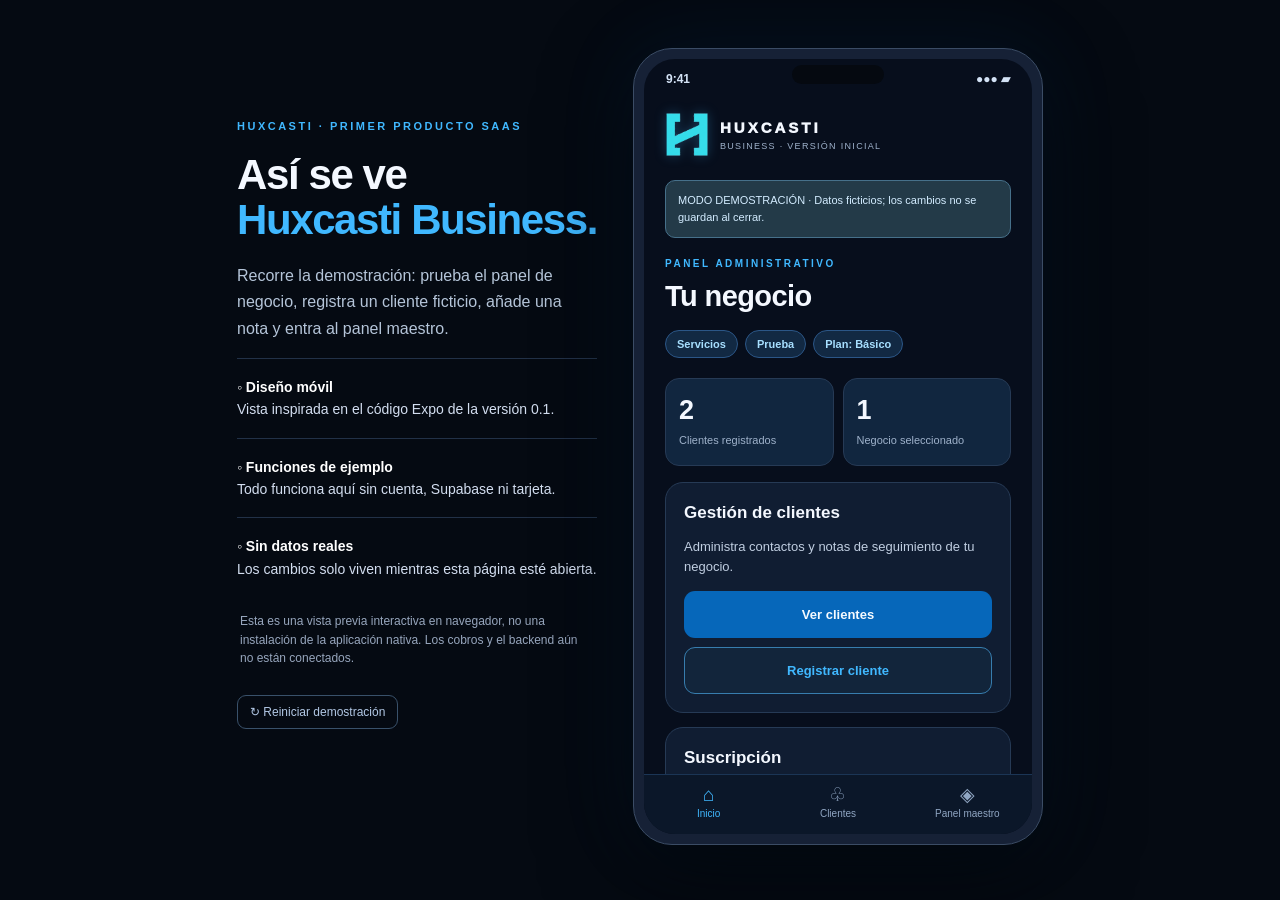
<file: business-demo/index.html>
<!DOCTYPE html>
<html lang="es"><head>
<meta charset="utf-8"><meta name="viewport" content="width=device-width,initial-scale=1,viewport-fit=cover">
<meta name="theme-color" content="#070e1c"><title>Huxcasti Business · Vista previa</title>
<style>
:root{--bg:#070e1c;--card:#101d32;--edge:#263a55;--blue:#40b8ff;--deep:#0667ba;--text:#f4f8ff;--muted:#9fb2cb;--green:#64e2ba;--red:#ff98a0;--gold:#e9cb83}
*{box-sizing:border-box}html{background:#050a12}body{margin:0;color:var(--text);font-family:-apple-system,BlinkMacSystemFont,'Segoe UI',sans-serif;background:#050a12;font-size:14px}button,input,textarea,select{font:inherit}button{cursor:pointer}button:focus-visible,input:focus-visible,textarea:focus-visible{outline:2px solid #40b8ff;outline-offset:2px}
.page{max-width:1050px;margin:0 auto;min-height:100vh;display:grid;grid-template-columns:minmax(0,360px) minmax(0,410px);gap:36px;justify-content:center;align-content:start;padding:48px 22px}.intro{padding-top:72px}.tiny{text-transform:uppercase;letter-spacing:2.5px;color:var(--blue);font-size:11px;font-weight:850}.intro h1{font-size:42px;letter-spacing:-1.4px;line-height:1.08;margin:20px 0}.intro p{color:#b5c5d9;font-size:16px;line-height:1.65}.intro .bullet{border-top:1px solid #223147;padding:17px 0;color:#d3def0;line-height:1.6}.intro .bullet b{color:#fff}.shell{border-radius:39px;padding:10px;background:#162136;border:1px solid #3b4c65;box-shadow:0 28px 88px #0009, 0 0 80px #1376dd1c}.phone{width:100%;border-radius:31px;background:var(--bg);height:775px;overflow:hidden;position:relative;display:flex;flex-direction:column}.status{display:flex;justify-content:space-between;align-items:center;padding:13px 22px 8px;font-size:12px;font-weight:700;color:#d3e2f5;height:34px}.notch{position:absolute;width:92px;height:19px;top:6px;left:50%;transform:translateX(-50%);border-radius:12px;background:#050910}.scroll{overflow-y:auto;overscroll-behavior:contain;scrollbar-width:thin;flex:1}.scroll::-webkit-scrollbar{width:4px}.scroll::-webkit-scrollbar-thumb{background:#233f5f}.app{padding:20px 21px 29px;min-height:100%}.header{display:flex;gap:12px;align-items:center;margin:0 0 24px}.logo{width:43px;height:43px;flex:0 0 auto;background-image:url("[data-uri]");background-position:center;background-size:contain;background-repeat:no-repeat;filter:drop-shadow(0 0 6px rgba(64,184,255,.28))}.name{letter-spacing:3px;font-weight:950;font-size:15px}.sub{font-size:9px;letter-spacing:1.3px;color:var(--muted);margin-top:5px}.back{margin-left:auto;border:0;background:none;color:var(--blue);font-weight:700}.banner{border:1px solid #46708a;background:#233a48;border-radius:10px;padding:11px 12px;color:#d3ecff;font-size:11px;line-height:1.55;margin-bottom:20px}.eyebrow{font-size:10px;letter-spacing:2.5px;font-weight:850;color:var(--blue);margin:0 0 9px}.headline{font-size:29px;line-height:1.25;margin:0 0 13px;font-weight:850;letter-spacing:-.6px}.lead{font-size:14px;line-height:1.65;color:var(--muted);margin:0 0 20px}.tags{display:flex;flex-wrap:wrap;gap:7px;margin:16px 0 20px}.tag{background:#122943;border:1px solid #2b5687;color:#a7dfff;padding:7px 11px;border-radius:25px;font-size:11px;font-weight:650}.metrics{display:grid;grid-template-columns:1fr 1fr;gap:9px;margin-bottom:16px}.metric{background:#11263f;border:1px solid var(--edge);padding:16px 13px;border-radius:14px;min-height:86px}.number{font-size:27px;font-weight:850}.metric-label{font-size:11px;color:var(--muted);margin-top:7px;line-height:1.4}.card{border:1px solid var(--edge);border-radius:18px;padding:18px;background:var(--card);margin-bottom:14px}.card h2{font-size:17px;line-height:1.4;margin:0 0 12px}.card p{color:#c0cee1;line-height:1.6;margin:0 0 13px;font-size:13px}.btn{display:flex;align-items:center;justify-content:center;width:100%;border:0;background:var(--deep);color:#f6fbff;border-radius:11px;min-height:47px;padding:10px 14px;font-size:13px;font-weight:800;margin-top:9px}.btn.outline{background:#12253b;border:1px solid #377dae;color:var(--blue)}.btn.ghost{background:transparent;color:var(--blue);border:1px solid var(--edge)}.btn:active{transform:scale(.992);filter:brightness(1.15)}.help{font-size:11px;line-height:1.6;color:var(--muted)}.footer{text-align:center;font-size:9px;letter-spacing:1.5px;color:#617999;margin:28px 0 3px}.field{display:block;margin-bottom:13px}.field span{display:block;color:#b9d0e9;font-weight:700;font-size:12px;margin-bottom:7px}input,textarea,select{background:#09182c;border:1px solid #3a4f69;border-radius:11px;color:var(--text);padding:13px 12px;width:100%;font-size:14px;min-height:46px}input::placeholder,textarea::placeholder{color:#7186a3}textarea{min-height:123px;resize:vertical}label{cursor:pointer}.list{margin-top:13px}.item{display:flex;justify-content:space-between;align-items:center;gap:9px;border:1px solid var(--edge);border-radius:16px;padding:17px 16px;background:var(--card);margin-bottom:10px;width:100%;text-align:left;color:var(--text)}.item strong{font-size:15px}.item small{display:block;margin-top:7px;color:var(--muted);font-size:12px}.chev{font-size:23px;color:var(--blue)}.note-date{font-size:11px;color:var(--muted);margin:0 0 8px}.alert{background:#47232f;border-radius:10px;color:#ffe4e9;padding:12px;margin-bottom:13px;font-size:12px}.ok{background:#163e3c;border-radius:10px;color:#c8fff2;padding:12px;margin-bottom:13px;font-size:12px}.tabs{display:grid;grid-template-columns:repeat(3,1fr);border-top:1px solid #1b3555;background:#0b1729;min-height:60px;padding-bottom:5px}.tab{font-size:10px;color:#90a6c3;border:0;background:transparent;display:flex;flex-direction:column;gap:4px;align-items:center;justify-content:center}.tab.active{color:var(--blue)}.tab i{font-style:normal;font-size:19px;line-height:1}.disclaimer{color:#97a6bd;font-size:12px;line-height:1.55;padding:15px 3px}.reset{font-size:12px;color:#b2c8e5;background:transparent;border:1px solid #39516a;border-radius:9px;padding:9px 12px;margin-top:12px}.phone-label{position:absolute;right:15px;top:6px;color:#7084a1;font-size:10px}.w{color:var(--green)}.offline{color:#c4ddf2;font-size:12px;margin-bottom:18px}.section-title{font-size:18px;margin:23px 0 14px}.empty{color:var(--muted);font-size:13px}.nav-line{display:flex;align-items:center;justify-content:space-between;gap:8px}.pill{border-radius:100px;background:#244532;color:#90e9b7;padding:5px 10px;font-size:11px}.hint{font-size:12px;color:var(--muted)}.nonlink{color:inherit;text-decoration:none}
@media(max-width:760px){body{background:#070e1c}.page{display:block;padding:0;margin:0;max-width:100%}.intro{padding:20px 20px 10px}.intro h1{font-size:24px;margin:8px 0}.intro p{font-size:12px;line-height:1.45;margin:0}.intro .bullet{display:none}.intro .tiny{font-size:9px}.shell{border:0;border-radius:0;padding:0;box-shadow:none;background:transparent}.phone{height:calc(100dvh - 94px);min-height:490px;width:100%;border-radius:0}.phone .status,.phone .notch{display:none}.app{padding:14px 21px 26px}.tabs{padding-bottom:env(safe-area-inset-bottom,0px)}.phone-label{display:none}}@media(max-width:365px){.headline{font-size:26px}.logo{width:39px;height:39px}.app{padding-inline:16px}}
@media(max-width:760px){
.intro{height:90px; padding:14px 20px 0;overflow:hidden}
.intro h1,.intro .disclaimer,.intro .reset{display:none}
.intro p{font-size:12px;margin:7px 0 0;line-height:1.4;color:#b9cae0}
.phone{height:calc(100dvh - 90px)}
}
</style></head><body>
<main class="page">
<aside class="intro"><div class="tiny">HUXCASTI · PRIMER PRODUCTO SAAS</div><h1>Así se ve<br><span style="color:var(--blue)">Huxcasti Business.</span></h1><p>Recorre la demostración: prueba el panel de negocio, registra un cliente ficticio, añade una nota y entra al panel maestro.</p><div class="bullet"><b>◦ Diseño móvil</b><br>Vista inspirada en el código Expo de la versión 0.1.</div><div class="bullet"><b>◦ Funciones de ejemplo</b><br>Todo funciona aquí sin cuenta, Supabase ni tarjeta.</div><div class="bullet"><b>◦ Sin datos reales</b><br>Los cambios solo viven mientras esta página esté abierta.</div><div class="disclaimer">Esta es una vista previa interactiva en navegador, no una instalación de la aplicación nativa. Los cobros y el backend aún no están conectados.</div><button class="reset" onclick="resetDemo()">↻ Reiniciar demostración</button></aside>
<div class="shell"><div class="phone"><div class="notch"></div><div class="status"><span>9:41</span><span>●●● ▰</span></div><div id="scroll" class="scroll"><div class="app" id="app"><header class="header"><div class="logo" role="img" aria-label="Emblema original Huxcasti"></div><div><div class="name">HUXCASTI</div><div class="sub">BUSINESS · VERSIÓN INICIAL</div></div></header><div class="banner">MODO DEMOSTRACIÓN · Solo datos ficticios.</div><p class="eyebrow">PANEL ADMINISTRATIVO</p><h1 class="headline">Tu negocio</h1><div class="tags"><span class="tag">Servicios</span><span class="tag">Prueba</span><span class="tag">Plan: Básico</span></div><div class="metrics"><div class="metric"><div class="number">2</div><div class="metric-label">Clientes registrados</div></div><div class="metric"><div class="number">1</div><div class="metric-label">Negocio seleccionado</div></div></div><article class="card"><h2>Gestión de clientes</h2><p>Administra contactos y notas de seguimiento de tu negocio.</p><p class="help">Si los botones no aparecen, abre este enlace directamente en Safari y habilita JavaScript.</p></article></div></div><div id="tabs" class="tabs"></div></div></div>
</main>
<script>
const peopleStart=[{id:'c1',name:'María Rivera',phone:'787-000-0101',email:'',created:'29 oct 2026'},{id:'c2',name:'José González',phone:'',email:'cliente@ejemplo.com',created:'29 oct 2026'}];
let clients=structuredClone(peopleStart), notes=[{id:'n1',clientId:'c1',content:'Visita de prueba. Información ficticia.',date:'29 oct 2026'}], screen='home', selected='c1', search='', toast='',error='';
const $=id=>document.getElementById(id), esc=s=>String(s??'').replace(/[&<>"']/g,c=>({'&':'&amp;','<':'&lt;','>':'&gt;','"':'&quot;',"'":'&#39;'}[c]));
function resetDemo(){clients=structuredClone(peopleStart);notes=[{id:'n1',clientId:'c1',content:'Visita de prueba. Información ficticia.',date:'29 oct 2026'}];navigate('home')}
function navigate(to,id){screen=to;error='';toast='';if(id)selected=id;render();$('scroll').scrollTo({top:0,behavior:'instant'})}
function title(){return ({home:'Tu negocio',clients:'Clientes',newClient:'Nuevo cliente',client:(clients.find(x=>x.id===selected)||{}).name||'Expediente',newNote:'Nueva nota',master:'Panel maestro',login:'Iniciar sesión',register:'Registrar negocio'})[screen]||'Huxcasti Business'}
function btn(txt,fn,outline=false){return `<button class="btn ${outline?'outline':''}" onclick="${fn}">${txt}</button>`}
function card(title,body){return `<article class="card"><h2>${title}</h2>${body}</article>`}
function field(label,id,placeholder,type='text',required=false){return `<label class="field"><span>${esc(label)}${required?' *':''}</span><input id="${id}" type="${type}" placeholder="${esc(placeholder)}" autocomplete="off"></label>`}
function home(){return `<p class="eyebrow">PANEL ADMINISTRATIVO</p><h1 class="headline">Tu negocio</h1><div class="tags"><span class="tag">Servicios</span><span class="tag">Prueba</span><span class="tag">Plan: Básico</span></div><div class="metrics"><div class="metric"><div class="number">${clients.length}</div><div class="metric-label">Clientes registrados</div></div><div class="metric"><div class="number">1</div><div class="metric-label">Negocio seleccionado</div></div></div>${card('Gestión de clientes',`<p>Administra contactos y notas de seguimiento de tu negocio.</p>${btn('Ver clientes',"navigate('clients')")}${btn('Registrar cliente',"navigate('newClient')",true)}`)}${card('Suscripción',`<p>Estado: <b class="w">prueba de demostración</b>.</p><p class="help">Los pagos automáticos todavía no están activos.</p>`)}${btn('Panel maestro de Huxcasti',"navigate('master')",true)}<p class="footer">HUXCASTI BUSINESS · PRIMERA ETAPA · 2026</p>`}
function list(){let found=clients.filter(x=>[x.name,x.phone,x.email].join(' ').toLowerCase().includes(search.toLowerCase()));return `<p class="eyebrow">HUXCASTI BUSINESS</p><h1 class="headline">Clientes</h1><label class="field"><span>Buscar por nombre, teléfono o correo</span><input id="search" placeholder="Buscar cliente…" value="${esc(search)}" oninput="search=this.value;refreshList()"></label>${btn('+ Registrar cliente',"navigate('newClient')")}<div class="list" id="clientList">${clientRows(found)}</div>`}
function clientRows(found){return found.length?found.map(c=>`<button class="item" onclick="navigate('client','${c.id}')"><span><strong>${esc(c.name)}</strong><small>${esc(c.phone||c.email||'Sin datos de contacto')}</small></span><span class="chev">›</span></button>`).join(''):card('Sin resultados','<p>No hay clientes que coincidan.</p>')}
function refreshList(){let found=clients.filter(x=>[x.name,x.phone,x.email].join(' ').toLowerCase().includes(search.toLowerCase()));$('clientList').innerHTML=clientRows(found)}
function newClient(){return `<p class="eyebrow">HUXCASTI BUSINESS</p><h1 class="headline">Nuevo cliente</h1>${card('Datos de contacto',`${field('Nombre completo','cName','Nombre del cliente','text',true)}${field('Teléfono (opcional)','cPhone','787-000-0000','tel')}${field('Correo electrónico (opcional)','cEmail','cliente@ejemplo.com','email')}<p class="help">Piloto: utiliza datos ficticios. No introduzcas información médica o sensible.</p>${btn('Guardar cliente','addClient()')}`)}`}
function addClient(){let n=$('cName').value.trim(),p=$('cPhone').value.trim(),e=$('cEmail').value.trim();if(n.length<2){error='Escribe el nombre del cliente.';render();return}if(e&&!/^\S+@\S+\.\S+$/.test(e)){error='Introduce un correo válido o deja el campo en blanco.';render();return}clients.unshift({id:'c'+Date.now(),name:n,phone:p,email:e,created:'29 oct 2026'});search='';navigate('clients')}
function client(){let c=clients.find(x=>x.id===selected);if(!c)return '';let ns=notes.filter(n=>n.clientId===selected);return `<p class="eyebrow">HUXCASTI BUSINESS</p><h1 class="headline">${esc(c.name)}</h1>${card('Ficha del cliente',`<p>Teléfono: ${esc(c.phone||'No disponible')}</p><p>Email: ${esc(c.email||'No disponible')}</p><p class="help">Creado: ${esc(c.created)}</p>`)}<h2 class="section-title">Historial de notas</h2>${btn('+ Añadir nota',"navigate('newNote')")}<div style="height:13px"></div>${ns.length?ns.map(n=>card('',`<div class="note-date">${esc(n.date)}</div><p>${esc(n.content)}</p>`).replace('<h2></h2>','')).join(''):card('','<p>Todavía no hay notas.</p>')}`}
function newNote(){let c=clients.find(x=>x.id===selected);return `<p class="eyebrow">HUXCASTI BUSINESS</p><h1 class="headline">Nueva nota</h1>${card('Nota para '+esc(c?.name||'cliente'),`<label class="field"><span>Seguimiento del cliente</span><textarea id="note" placeholder="Escribe una nota de seguimiento..."></textarea></label><p class="help">No introduzcas información médica ni otros datos sensibles en esta demostración.</p>${btn('Guardar nota','addNote()')}${btn('Volver al expediente',"navigate('client')",true)}`)}`}
function addNote(){let value=$('note').value.trim();if(!value){error='La nota no puede estar vacía.';render();return}notes.unshift({id:'n'+Date.now(),clientId:selected,content:value,date:'29 oct 2026'});navigate('client')}
function master(){return `<p class="eyebrow">HUXCASTI BUSINESS</p><h1 class="headline">Panel maestro</h1><p class="lead">Resumen global, visible solo para el administrador de Huxcasti.</p><div class="metrics"><div class="metric"><div class="number">1</div><div class="metric-label">Negocios</div></div><div class="metric"><div class="number">1</div><div class="metric-label">En prueba</div></div><div class="metric"><div class="number">0</div><div class="metric-label">Activos de pago</div></div><div class="metric"><div class="number">${clients.length}</div><div class="metric-label">Clientes totales</div></div></div>${card('Ingresos recurrentes',`<div style="font-size:30px;font-weight:850">$0.00</div><p>Pagos procesados en esta demostración.</p><p class="help">No hay pasarela de pagos conectada. No se muestran cobros imaginarios como ingresos reales.</p>`)}${card('Negocios registrados',`<div class="nav-line"><div><b>Tu negocio</b><p class="help" style="margin-top:6px">Plan Básico · Servicios</p></div><span class="pill">En prueba</span></div>`)}`}
function login(){return `<h1 class="headline">Tu negocio, bajo control.</h1><p class="lead">Clientes, expedientes y operaciones desde tu teléfono.</p>${card('Iniciar sesión',`${field('Correo electrónico','email','correo@negocio.com','email')}${field('Contraseña','pwd','Mínimo 8 caracteres','password')}<p class="help">Esta pantalla es una vista previa. El inicio de sesión real requiere conectar Supabase.</p>${btn('Volver a la demostración',"navigate('home')")}`)}`}
function register(){return `<h1 class="headline">Comienza con tu negocio.</h1><p class="lead">Una plataforma privada para cada empresa.</p>${card('Registrar un negocio',`${field('Nombre comercial','bName','Ej. Tu negocio')}${field('Industria','bSector','Belleza, servicios, comercio…')}<p class="help">Pantalla ilustrativa. El registro real requiere configurar una cuenta y Supabase.</p>${btn('Volver a la demostración',"navigate('home')")}`)}`}
function render(){let content=({home,clients:list,newClient,client,newNote,master,login,register})[screen]();$('app').innerHTML=`<header class="header"><div class="logo" role="img" aria-label="Emblema original Huxcasti"></div><div style="flex:1"><div class="name">HUXCASTI</div><div class="sub">BUSINESS · VERSIÓN INICIAL</div></div>${screen!=='home'?'<button class="back" onclick="navigate(\'home\')">Inicio</button>':''}</header><div class="banner">MODO DEMOSTRACIÓN · Datos ficticios; los cambios no se guardan al cerrar.</div>${error?'<div class="alert">'+esc(error)+'</div>':''}${toast?'<div class="ok">'+esc(toast)+'</div>':''}${content}`;
const current=screen==='master'?'master':screen==='home'?'home':'clients';$('tabs').innerHTML=`<button class="tab ${current==='home'?'active':''}" onclick="navigate('home')"><i>⌂</i>Inicio</button><button class="tab ${current==='clients'?'active':''}" onclick="navigate('clients')"><i>♧</i>Clientes</button><button class="tab ${current==='master'?'active':''}" onclick="navigate('master')"><i>◈</i>Panel maestro</button>`;}
render();
</script><noscript><p style="padding:14px;color:#b9d0e9;text-align:center">Para recorrer las pantallas, abre el enlace en Safari con JavaScript activado.</p></noscript></body></html>
</file>
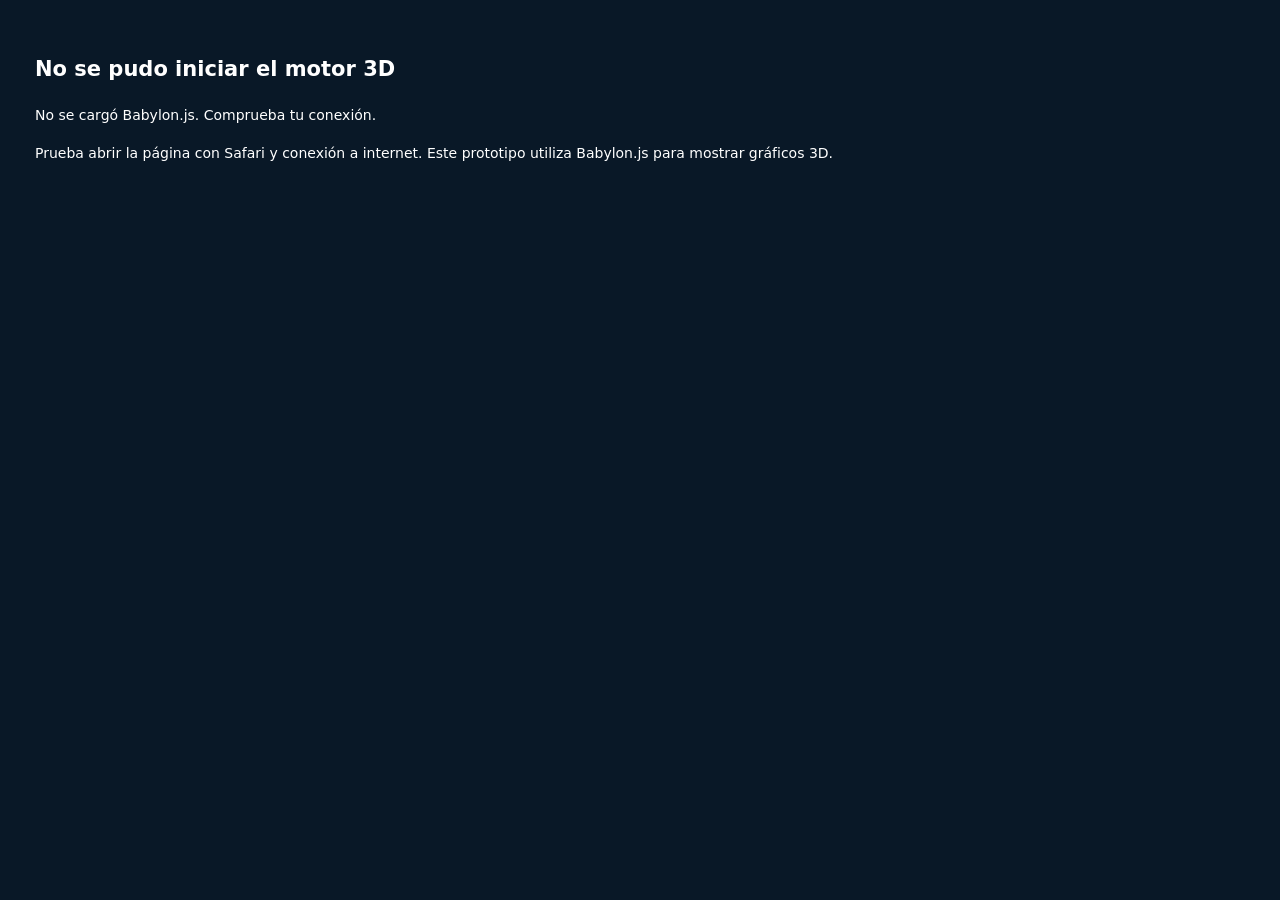
<file: games/barrio-47/index.html>
<!doctype html>
<html lang="es">
<head>
<meta charset="utf-8">
<meta name="viewport" content="width=device-width, initial-scale=1, maximum-scale=1, viewport-fit=cover, user-scalable=no">
<meta name="theme-color" content="#0a1628">
<meta name="apple-mobile-web-app-capable" content="yes">
<meta name="apple-mobile-web-app-status-bar-style" content="black-translucent">
<link rel="manifest" href="./manifest.webmanifest">
<title>Barrio 47 — FPS táctil | Huxcasti</title>
<style>
:root{color-scheme:dark;font-family:Inter,system-ui,-apple-system,BlinkMacSystemFont,"Segoe UI",sans-serif}
*{box-sizing:border-box;-webkit-tap-highlight-color:transparent}
html,body{margin:0;width:100%;height:100%;overflow:hidden;background:#091728;color:#fff;touch-action:none;user-select:none;-webkit-user-select:none}
button{font:inherit;cursor:pointer}
#world{position:fixed;inset:0;width:100%;height:100%;display:block;outline:0;touch-action:none}
/* Landscape-only gameplay on touch devices; unsupported browsers show rotation guide. */
#rotationOverlay{display:none;position:fixed;inset:0;z-index:110;background:linear-gradient(145deg,#071321,#12334c);color:#ecfaff;align-items:center;justify-content:center;flex-direction:column;gap:14px;padding:24px;text-align:center}
#rotationOverlay .rotate-phone{width:65px;height:103px;border:5px solid #75e5fb;border-radius:15px;position:relative;animation:phoneTurn 2.6s ease-in-out infinite}
#rotationOverlay .rotate-phone:before{content:"";position:absolute;left:50%;top:6px;width:15px;height:3px;border-radius:3px;transform:translateX(-50%);background:#75e5fb}
#rotationOverlay strong{font-size:clamp(20px,6vw,27px);letter-spacing:.07em}
#rotationOverlay p{font-size:14px;max-width:300px;color:#b7d7e7;line-height:1.5;margin:0}
@keyframes phoneTurn{0%,16%{transform:rotate(0deg)}48%,80%{transform:rotate(90deg)}100%{transform:rotate(0deg)}}
@media (orientation: portrait) and (pointer: coarse){#rotationOverlay{display:flex!important}}
#loading{position:fixed;inset:0;z-index:90;display:grid;place-items:center;background:#091728;color:#cde8ff;letter-spacing:.12em;font-size:13px}
#loading[hidden],#menu[hidden],#hud[hidden]{display:none!important}
.loader{width:43px;height:43px;border:3px solid #ffffff25;border-top-color:#25c8ed;border-radius:50%;animation:spin .8s linear infinite;margin:0 auto 18px}
@keyframes spin{to{transform:rotate(360deg)}}
#hud{position:fixed;inset:0;z-index:5;pointer-events:none}
.hud-top{position:absolute;top:max(13px, env(safe-area-inset-top));left:max(13px,env(safe-area-inset-left));right:max(13px,env(safe-area-inset-right));display:flex;align-items:flex-start;justify-content:space-between;gap:12px}
.mark{padding:9px 12px;border:1px solid #ffffff26;border-radius:11px;background:#08172bbd;backdrop-filter:blur(8px);line-height:1.17}
.mark strong{display:block;font-size:12px;letter-spacing:.13em;color:#e6fbff}
.mark small{color:#94b7c8;font-size:9px;letter-spacing:.10em}
.score-card{display:flex;align-items:center;gap:10px;padding:9px 12px;border:1px solid #ffffff26;border-radius:11px;background:#08172bc9;backdrop-filter:blur(8px)}
.score-card span{font-size:10px;color:#91bbcd}
.score-card strong{font-size:18px;color:#eafaff;font-variant-numeric:tabular-nums}
#pause{pointer-events:auto;width:41px;height:41px;border-radius:11px;background:#0b2236bf;border:1px solid #ffffff35;color:#fff;font-weight:900;font-size:19px}
#minimap{width:125px;height:106px;border-radius:12px;background:#071b2ba8;border:1px solid #ffffff45;margin-top:7px;display:block}
.minimap-label{font-size:9px;color:#a6d3e5;letter-spacing:.12em;text-align:center;margin-top:4px}
#centerTip{position:absolute;top:calc(15% + 15px);left:50%;transform:translateX(-50%);padding:8px 13px;background:#0b2333bb;border:1px solid #ffffff3b;border-radius:30px;color:#c8eeff;font-size:11px;white-space:nowrap;opacity:0;transition:opacity .28s}
#centerTip.on{opacity:1}
#reticle{position:absolute;left:50%;top:50%;width:25px;height:25px;transform:translate(-50%,-50%);display:grid;place-items:center}
#reticle:before,#reticle:after{content:"";position:absolute;background:#ffffffdd;box-shadow:0 0 5px #192c3c}
#reticle:before{width:22px;height:2px}
#reticle:after{width:2px;height:22px}
#reticle i{width:4px;height:4px;border-radius:50%;background:#082a3a;z-index:1;border:1px solid #fff}
#hit{position:absolute;left:50%;top:50%;width:22px;height:22px;transform:translate(-50%,-50%) rotate(45deg);opacity:0;transition:opacity .1s}
#hit.on{opacity:1}
#hit:before,#hit:after{content:"";position:absolute;background:#64f6be;box-shadow:0 0 9px #20ff9f}
#hit:before{width:22px;height:3px;top:10px}
#hit:after{height:22px;width:3px;left:10px}
#lookzone{position:absolute;inset:0 0 0 34%;touch-action:none;pointer-events:auto}
#joy{position:absolute;left:max(22px,env(safe-area-inset-left));bottom:calc(24px + env(safe-area-inset-bottom));width:128px;height:128px;border-radius:50%;background:#102d46a0;border:1px solid #8cbfdc73;pointer-events:auto;touch-action:none;backdrop-filter:blur(4px)}
#joy:before,#joy:after{content:"";position:absolute;pointer-events:none;background:#c4edff35}
#joy:before{width:1px;top:17px;bottom:17px;left:50%}
#joy:after{height:1px;left:17px;right:17px;top:50%}
#knob{position:absolute;left:50%;top:50%;width:57px;height:57px;margin-left:-28.5px;margin-top:-28.5px;border-radius:50%;background:linear-gradient(160deg,#a8e6ff99,#2990bf99);border:2px solid #c4f3ffbb;box-shadow:0 2px 16px #021321a0;pointer-events:none;transform:translate(0,0)}
#fire,#jump,#sprint{position:static;pointer-events:auto;touch-action:none;border:1px solid #bdf7ff79;color:white;font-weight:850;letter-spacing:.05em;display:grid;place-items:center;backdrop-filter:blur(8px);box-shadow:0 5px 16px #08121f66}
#fire{right:calc(24px + env(safe-area-inset-right));bottom:calc(36px + env(safe-area-inset-bottom));width:92px;height:92px;border-radius:50%;background:#f15f41c4;font-size:11px}
#fire:active,#fire.pressed{background:#ff9f5f}
#fire .cross{font-size:28px;line-height:1}
#jump{right:calc(127px + env(safe-area-inset-right));bottom:calc(28px + env(safe-area-inset-bottom));height:55px;width:65px;border-radius:17px;background:#0d3d60c9;font-size:11px}
#sprint{right:calc(129px + env(safe-area-inset-right));bottom:calc(94px + env(safe-area-inset-bottom));height:43px;width:62px;border-radius:14px;background:#115b57cc;font-size:10px}
#jump:active,#sprint:active{filter:brightness(1.4)}
#ammo{position:absolute;bottom:calc(8px + env(safe-area-inset-bottom));right:calc(28px + env(safe-area-inset-right));font-size:10px;letter-spacing:.17em;color:#deeffb;text-shadow:0 1px 6px #000}
#menu{position:fixed;inset:0;z-index:30;display:grid;place-items:center;padding:25px;overflow-y:auto;background:linear-gradient(110deg,#051421f2 0%,#08192ad9 58%,#0a2e419e);backdrop-filter:blur(7px);-webkit-backdrop-filter:blur(7px)}
.menu-card{width:min(485px,100%);padding:clamp(22px,5vw,36px);border-radius:22px;border:1px solid #5bb9db51;background:linear-gradient(150deg,#163c59db,#092035ec);box-shadow:0 28px 70px #0008}
.eyebrow{color:#62e5ff;font-size:11px;font-weight:850;letter-spacing:.21em;text-transform:uppercase}
.menu-card h1{font-size:clamp(38px,9vw,69px);line-height:.92;letter-spacing:-.065em;margin:16px 0 10px;color:#f3fcff}
.menu-card h1 span{color:#3ee1fa}
.menu-card p{font-size:14px;line-height:1.6;color:#b3d1e3;margin:15px 0}
.pills{display:flex;gap:8px;flex-wrap:wrap;margin:20px 0}
.pills span{font-size:11px;font-weight:700;color:#c2eaff;border:1px solid #6cd4f05f;background:#123752a1;padding:8px 10px;border-radius:100px}
#play{width:100%;min-height:55px;color:#06243a;background:linear-gradient(100deg,#35daf4,#9cf8fb);font-size:15px;font-weight:900;letter-spacing:.09em;border:0;border-radius:13px;margin-top:8px;box-shadow:0 8px 26px #20caee44}
#play:active{transform:scale(.98)}
.guide{display:grid;grid-template-columns:1fr 1fr;gap:10px;margin-top:18px}
.guide div{padding:11px;border-radius:11px;background:#091b2a99;border:1px solid #ffffff15;font-size:11px;color:#afd1e2;line-height:1.5}
.guide b{color:#fff;display:block;font-size:12px}
.menu-note{font-size:11px!important;color:#7da7bb!important;margin-bottom:0!important}
#fatal{display:none;position:fixed;inset:0;z-index:100;padding:35px;background:#091827;color:#fff;font-size:14px;line-height:1.65}
#fatal a{color:#57dcff}
@media(max-width:720px) and (orientation:portrait){
.hud-top{gap:5px}.mark{padding:7px}.mark strong{font-size:10px}.score-card{padding:8px}.score-card strong{font-size:15px}
#minimap{width:98px;height:86px}
#joy{width:113px;height:113px;left:14px;bottom:calc(25px + env(safe-area-inset-bottom))}
#fire{width:76px;height:76px;right:15px;bottom:calc(43px + env(safe-area-inset-bottom))}
#jump{right:104px;bottom:calc(29px + env(safe-area-inset-bottom));width:58px}
#sprint{right:106px;bottom:calc(95px + env(safe-area-inset-bottom))}
#ammo{right:24px}
}
@media(max-height:430px){
#joy{width:104px;height:104px;bottom:calc(17px + env(safe-area-inset-bottom))}
#fire{width:75px;height:75px;bottom:calc(19px + env(safe-area-inset-bottom))}
#jump{right:112px;bottom:calc(17px + env(safe-area-inset-bottom))}
#sprint{right:113px;bottom:calc(79px + env(safe-area-inset-bottom))}
#minimap{width:104px;height:83px}
.mark{padding:6px 9px}.score-card{padding:6px 9px}
}

/* ALFA 02: combate contra bots, vida y reaparición */
.bot-card{min-width:71px;gap:6px}.bot-card span{font-size:9px}
#healthPanel{position:absolute;top:calc(max(13px,env(safe-area-inset-top)) + 58px);right:max(13px,env(safe-area-inset-right));width:155px;padding:9px 11px;border:1px solid #9ce3f063;border-radius:11px;background:#071827d9;backdrop-filter:blur(8px);font-size:10px;font-weight:700;letter-spacing:.12em}
#healthPanel span{display:flex;justify-content:space-between;align-items:center}
#healthPanel strong{font-size:13px;letter-spacing:0}
#healthTrack{margin-top:7px;height:7px;background:#ffffff25;border-radius:30px;overflow:hidden}
#healthFill{height:100%;width:100%;border-radius:30px;background:linear-gradient(90deg,#44d9a0,#a8ffb5);transition:width .16s ease,background .16s ease}
#damageFlash{position:fixed;inset:0;z-index:8;background:radial-gradient(ellipse,transparent 36%,#ec263e97);opacity:0;pointer-events:none;transition:opacity .16s ease}
#damageFlash.active{opacity:1}
#deathScreen[hidden]{display:none!important}
#deathScreen{position:fixed;inset:0;z-index:45;display:grid;place-items:center;padding:24px;background:#081422e8;backdrop-filter:blur(10px)}
.death-card{width:min(430px,100%);padding:33px;text-align:center;border:1px solid #ff778577;border-radius:23px;background:#13283aea}
.death-card h2{font-size:clamp(37px,10vw,62px);line-height:1;margin:0 0 15px;color:#ff8e91;letter-spacing:-.05em}
.death-card p{font-size:14px;line-height:1.6;color:#d7e5ef}
#respawn{width:100%;padding:17px;border:0;border-radius:12px;background:#41deef;color:#042638;font-weight:900;font-size:15px;margin-top:12px}
@media(max-width:720px){.bot-card{padding:7px;min-width:56px}.bot-card span{font-size:8px}.bot-card strong{font-size:15px}#healthPanel{top:calc(max(13px,env(safe-area-inset-top)) + 51px);width:127px;padding:7px 9px}}
@media(max-height:430px){#healthPanel{top:calc(max(10px,env(safe-area-inset-top)) + 47px);width:132px}}

/* ALFA 02.2 · Botones separados, distribuidos mediante flexbox */
#combatControls{
 position:absolute;
 right:calc(26px + env(safe-area-inset-right));
 bottom:calc(41px + env(safe-area-inset-bottom));
 display:flex;
 flex-direction:row;
 justify-content:flex-end;
 align-items:center;
 gap:28px;
 width:max-content;
 pointer-events:none;
 touch-action:none;
 isolation:isolate;
}
#moveButtons{
 display:flex;
 flex-direction:column;
 align-items:stretch;
 justify-content:center;
 flex:0 0 78px;
 gap:16px;
 pointer-events:none;
 touch-action:none;
}
#combatControls #sprint,#combatControls #jump,#combatControls #fire{
 position:static;
 inset:auto;
 margin:0;
 padding:0;
 min-width:0;
 min-height:0;
 pointer-events:auto;
 touch-action:none;
 -webkit-touch-callout:none;
 -webkit-user-select:none;
 user-select:none;
 -webkit-tap-highlight-color:transparent;
 flex-shrink:0;
}
#combatControls #sprint{
 width:78px;height:49px;border-radius:15px;
 background:#115b57cc;font-size:11px;
}
#combatControls #jump{
 width:78px;height:55px;border-radius:16px;
 background:#0d3d60c9;font-size:11px;
}
#combatControls #fire{
 width:96px;height:96px;border-radius:50%;
 background:#f15f41c4;font-size:11px;
}
#combatControls #fire:active,#combatControls #fire.pressed{background:#ff9f5f}
#ammo{
 right:calc(29px + env(safe-area-inset-right));
 bottom:calc(12px + env(safe-area-inset-bottom));
 white-space:nowrap;pointer-events:none;
}
#hud,#world,#lookzone,#joy,#combatControls,#moveButtons{
 overscroll-behavior:none;touch-action:none;-webkit-touch-callout:none;
}
@media(max-height:430px) and (orientation:landscape){
 #combatControls{
  right:calc(25px + env(safe-area-inset-right));
  bottom:calc(31px + env(safe-area-inset-bottom));
  gap:26px;
 }
 #moveButtons{flex-basis:73px;gap:13px}
 #combatControls #sprint{width:73px;height:43px;font-size:10px}
 #combatControls #jump{width:73px;height:49px;font-size:10px}
 #combatControls #fire{width:86px;height:86px;font-size:10px}
 #ammo{right:calc(27px + env(safe-area-inset-right));bottom:calc(9px + env(safe-area-inset-bottom))}
}
@media(max-width:720px) and (orientation:portrait){
 #combatControls{
  right:calc(14px + env(safe-area-inset-right));
  bottom:calc(43px + env(safe-area-inset-bottom));
  gap:16px;
 }
 #moveButtons{flex-basis:58px;gap:11px}
 #combatControls #sprint{width:58px;height:43px;font-size:9px}
 #combatControls #jump{width:58px;height:51px;font-size:10px}
 #combatControls #fire{width:78px;height:78px;font-size:9px}
 #ammo{right:calc(18px + env(safe-area-inset-right));bottom:calc(18px + env(safe-area-inset-bottom))}
}
/* Rotate the ENTIRE game including its first menu in portrait on iPhone. */

/* Customizable controls overlay */
#controlLayer{position:absolute;inset:0;z-index:7;pointer-events:none;touch-action:none}
#controlLayer #combatControls,#controlLayer #moveButtons{display:contents!important}
#controlLayer #joy,#controlLayer #fire,#controlLayer #jump,#controlLayer #sprint,#controlLayer #crouch{
 position:absolute!important;right:auto!important;bottom:auto!important;
 transform:translate(-50%,-50%);pointer-events:auto;touch-action:none;z-index:8;flex:none!important;
 -webkit-user-select:none;user-select:none;-webkit-touch-callout:none
}
#crouch{border:1px solid #9ad5ff8c;border-radius:14px;color:#fff;background:#34608bd9;font-weight:900;font-size:10px;letter-spacing:.04em;display:grid;place-items:center;box-shadow:0 4px 14px #06172888}
#crouch.active{background:#b8eaaa;color:#092b30;border-color:#e1ffc2;box-shadow:0 0 16px #82e7a877}
#settingsGear{pointer-events:auto;width:40px;height:41px;border:1px solid #ffffff40;border-radius:11px;background:#123047;color:#d3f9ff;font-size:20px}
#menuControls{width:100%;min-height:44px;margin-top:10px;border:1px solid #6cd7e7;border-radius:12px;background:#12324a;color:#d7f8ff;font-size:13px;font-weight:900}
#editorPanel[hidden]{display:none!important}
#editorPanel{position:absolute;z-index:75;top:7px;left:50%;transform:translateX(-50%);width:min(95%,795px);padding:9px 13px;border-radius:14px;border:1px solid #78deef;background:#071e2def;color:#fff;pointer-events:auto;touch-action:auto}
#editorPanel .editor-header{display:flex;gap:10px;justify-content:space-between;align-items:center;flex-wrap:wrap;margin-bottom:7px}
#editorPanel strong{font-size:12px;letter-spacing:.1em}#editorPanel small{font-size:10px;color:#acd1de}
#editorPanel .editor-row{display:flex;gap:8px;align-items:center;justify-content:center;flex-wrap:wrap}
#editorPanel label{font-size:10px;font-weight:800}
#editorPanel select{color:#fff;background:#13344b;border:1px solid #6da2b8;border-radius:8px;min-width:104px;height:33px}
#editorPanel input[type=range]{width:clamp(90px,14vw,160px);accent-color:#61e8e9;touch-action:pan-x}
#editorPanel output{font-size:11px;font-weight:800;min-width:39px}
#editorPanel button{height:33px;border:1px solid #809db5;border-radius:8px;color:#fff;background:#15344a;font-size:10px;font-weight:900;padding:0 9px}
#editorPanel #controlSave{background:#49ddd8;color:#062e37;border-color:#49ddd8}
#gameViewport.editing #controlLayer .control-editable{outline:2px dashed #e7ebff;outline-offset:4px;cursor:grab}
#gameViewport.editing #controlLayer .control-editable.selected{outline:3px solid #ffe382;box-shadow:0 0 24px #ffe38277}
#gameViewport.editing #lookzone{pointer-events:none!important}
#gameViewport.editing .hud-top,#gameViewport.editing #healthPanel{opacity:.2;pointer-events:none}
@media(max-height:405px){#editorPanel{padding:6px 10px}#editorPanel .editor-header{margin-bottom:5px}#editorPanel .editor-row{gap:6px}#editorPanel button,#editorPanel select{height:30px}}
#gameViewport{position:fixed;inset:0;width:100vw;height:100vh;width:100dvw;height:100dvh;overflow:hidden;isolation:isolate;touch-action:none;transform-origin:top left}
@media (orientation:portrait) and (pointer:coarse){
 #gameViewport{inset:auto;top:0;left:0;width:100vh;height:100vw;width:100dvh;height:100dvw;transform:rotate(90deg) translateY(-100%)}
 #rotationOverlay{display:none!important}
 #joy{left:15px;bottom:19px;width:103px;height:103px}
 #combatControls{right:17px;bottom:21px;gap:20px}
 #moveButtons{flex-basis:68px;gap:12px}
 #combatControls #sprint{width:68px;height:40px;font-size:10px}
 #combatControls #jump{width:68px;height:49px;font-size:10px}
 #combatControls #fire{width:83px;height:83px;font-size:10px}
 #minimap{width:104px;height:83px}
 .mark{padding:6px 9px}.score-card{padding:6px 9px}
 #healthPanel{top:54px;width:126px}
 #ammo{right:21px;bottom:7px}
}
</style>
</head>
<body>
<div id="gameViewport">
<canvas id="world" aria-label="Videojuego tridimensional de Barrio 47"></canvas>
<div id="rotationOverlay" role="status" aria-live="polite">
 <div class="rotate-phone" aria-hidden="true"></div>
 <strong>GIRA TU IPHONE</strong>
 <p>Barrio 47 se juega solamente en horizontal. Coloca el teléfono de lado para continuar.</p>
</div>
<div id="loading"><div><div class="loader"></div>CREANDO EL BARRIO 3D...</div></div>
<div id="hud" hidden>
  <div id="lookzone" aria-label="Arrastra para girar la cámara"></div>
  <div class="hud-top">
   <div><div class="mark"><strong>HUXCASTI / BARRIO 47</strong><small>CAMPO DE COMBATE · ALFA 08</small></div>
   <canvas id="minimap" width="164" height="138"></canvas><div class="minimap-label">RADAR · TÚ ERES EL TRIÁNGULO</div></div>
   <div style="display:flex;gap:8px;align-items:flex-start"><div class="score-card"><span>BLANCOS<br>ALCANZADOS</span><strong id="score">00</strong></div><div class="score-card bot-card"><span>BAJAS</span><strong id="kills">00</strong></div><button id="settingsGear" type="button" aria-label="Configurar botones">⚙</button><button id="pause" aria-label="Pausar el juego">Ⅱ</button></div>
  </div>
  <div id="healthPanel" aria-label="Puntos de vida"><span>VIDA <strong><b id="healthValue">100</b>/100</strong></span><div id="healthTrack"><div id="healthFill"></div></div></div>
  <div id="centerTip" role="status"></div>
  <div id="reticle"><i></i></div>
  <div id="hit"></div>
  <div id="controlLayer"><div id="joy" class="control-editable" aria-label="Joystick de movimiento"><div id="knob"></div></div>
  <div id="combatControls" aria-label="Controles de combate">
   <div id="moveButtons">
    <button id="sprint" class="control-editable" type="button" aria-label="Correr">CORRER</button>
    <button id="jump" class="control-editable" type="button" aria-label="Saltar">SALTAR</button>
     <button id="crouch" class="control-editable" type="button" aria-label="Agacharse" aria-pressed="false">AGACHAR</button>
   </div>
   <button id="fire" class="control-editable" type="button" aria-label="Disparar"><span><span class="cross">⌖</span><br>DISPARAR</span></button>
  </div>
  </div><!-- /controlLayer -->
   <span id="ammo">CARGANDO G2 COMBAT...</span>
</div>
<div id="damageFlash" aria-hidden="true"></div>
<div id="deathScreen" hidden><div class="death-card"><h2>TE ELIMINARON</h2><p>Conseguiste <strong id="deathKills">0</strong> bajas. Los enemigos patrullan el barrio y disparan cuando te tienen a la vista.</p><button id="respawn">VOLVER A APARECER</button></div></div>
<div id="menu">
 <div class="menu-card">
  <div class="eyebrow">Huxcasti Games · Primer prototipo jugable</div>
  <h1>BARRIO <span>47</span></h1>
  <p>Un barrio 3D original con casas, autobús, patios y garajes. Ahora los enemigos patrullan, te buscan y esquivan obstáculos. Gráficos más nítidos y movimiento más natural para iPhone.</p>
  <div class="pills"><span>🎮 FPS táctil</span><span>📱 iPhone</span><span>🏘️ Mapa original 3D</span><span>🎯 Blancos de práctica</span></div>
  <button id="play">ENTRAR AL MAPA</button>
   <button id="menuControls" type="button">⚙ PERSONALIZAR CONTROLES</button>
  <div class="guide">
   <div><b>◉ Dedo izquierdo</b>Joystick para caminar</div>
   <div><b>↗ Dedo derecho</b>Desliza para mirar</div>
   <div><b>⌖ DISPARAR</b>Practica con la pistola G2 Combat</div>
   <div><b>⇧ SALTAR / CORRER / AGACHAR</b>Combina movimientos sin detenerte</div>
  </div>
  <p class="menu-note">Pantalla horizontal automática para menú y partida. No es Nuketown ni utiliza mapas, personajes o recursos de Call of Duty. Versión alfa de prueba: combate contra bots sin multijugador.</p>
 </div>
</div>
<div id="editorPanel" hidden>
 <div class="editor-header"><strong>⚙ EDITAR CONTROLES</strong><small>Arrastra los botones para moverlos. Ajusta su tamaño y guarda.</small></div>
 <div class="editor-row">
  <label for="controlChoice">BOTÓN</label>
  <select id="controlChoice"><option value="joy">Movimiento</option><option value="fire">Disparar</option><option value="jump">Saltar</option><option value="sprint">Correr</option><option value="crouch">Agacharse</option></select>
  <label for="controlSize">TAMAÑO</label><input id="controlSize" type="range" min="48" max="182" step="2" value="100">
  <output id="controlSizeValue">100 px</output>
  <button id="controlReset" type="button">RESTAURAR</button>
  <button id="controlCancel" type="button">CANCELAR</button>
  <button id="controlSave" type="button">GUARDAR</button>
 </div>
</div>
<div id="fatal"><h2>No se pudo iniciar el motor 3D</h2><p id="fatalMsg"></p><p>Prueba abrir la página con Safari y conexión a internet. Este prototipo utiliza Babylon.js para mostrar gráficos 3D.</p></div>
</div><!-- end landscape viewport -->
<script src="https://cdn.babylonjs.com/babylon.js"></script>
<script src="https://cdn.babylonjs.com/loaders/babylonjs.loaders.min.js"></script>
<script>
(function(){
 "use strict";
 const get=id=>document.getElementById(id);
 function fail(message){get("loading").hidden=true;get("fatal").style.display="block";get("fatalMsg").textContent=message;}
 if(!window.BABYLON){fail("No se cargó Babylon.js. Comprueba tu conexión.");return;}
 const B=window.BABYLON;
 let engine,scene,camera,weapon,muzzleFlash=null, running=false,score=0,peekTimer=0, elapsed=0,playerHealth=100,kills=0,dead=false,damageFlashTimer=0;
 const canvas=get("world"), colliders=[],targets=[],bots=[],foliage=[],ambientMotion=[],keys=new Set();
 const WORLD={minX:-45,maxX:45,minZ:-36,maxZ:36};
 let joy={x:0,y:0},lookingId=null,lastLook=null,vertical=0,jumpV=0,runHeld=false,firingTimer=0,fireCooldown=0,recoil=0,hitTimeout=0,lookSwayX=0,lookSwayY=0,landingJolt=0,motionBlend=0,velocityX=0,velocityZ=0,crouched=false,crouchBlend=0,qualityScale=.61,qualityTimer=0,slowFrames=0,fastFrames=0;
 const colors={
  grass:"#4b8062",asphalt:"#33465a",road:"#35485c",white:"#edf2ea",yellow:"#eac674",
  walk:"#8c9ba5",blue:"#367ca8",blueD:"#20466f",orange:"#cb7452",orangeD:"#9c4c37",
  cream:"#e7e1cb",trim:"#243e52",glass:"#294d65",fence:"#7b9c9a",
  teal:"#38cbc6",lime:"#d1f86c",metal:"#879fae",bus:"#e9d9b8",brick:"#c46b55"
 };
 function v(x,y,z){return new B.Vector3(x,y,z);}
 function color(h){return B.Color3.FromHexString(h);}
 function mat(name,hex,glow){
  const m=new B.StandardMaterial(name,scene);m.diffuseColor=color(hex);
  m.specularColor=color("#1c2b37");if(glow){m.emissiveColor=color(glow);}
  return m;
 }
 let mats;
 function box(name,x,y,z,w,h,d,material,solid){
  const mesh=B.MeshBuilder.CreateBox(name,{width:w,height:h,depth:d},scene);
  mesh.position.set(x,y,z);mesh.material=material;
  mesh.isPickable=!!solid;
  if(solid && y-h/2<1.90 && y+h/2>0.75)colliders.push({x1:x-w/2,x2:x+w/2,z1:z-d/2,z2:z+d/2});
  return mesh;
 }
 function plane(name,x,y,z,w,d,material){
  const m=B.MeshBuilder.CreateGround(name,{width:w,height:d},scene);
  m.position.set(x,y,z);m.material=material;m.isPickable=false;return m;
 }
 function cyl(name,x,y,z,diam,height,material,axis){
  const m=B.MeshBuilder.CreateCylinder(name,{diameter:diam,height:height,tessellation:12},scene);
  m.position.set(x,y,z);
  if(axis==="z")m.rotation.x=Math.PI/2;
  if(axis==="x")m.rotation.z=Math.PI/2;
  m.material=material;m.isPickable=false;return m;
 }
 function textSign(name,caption,width,height){
  const texture=new B.DynamicTexture(name,{width:512,height:128},scene,false);
  const ctx=texture.getContext();
  ctx.fillStyle="#112b40";ctx.fillRect(0,0,512,128);
  ctx.fillStyle="#9ff4f4";ctx.font="900 72px Arial";ctx.textAlign="center";ctx.textBaseline="middle";
  ctx.fillText(caption,256,69);texture.update();
  const m=new B.StandardMaterial(name+"Mat",scene);
  m.diffuseTexture=texture;m.emissiveTexture=texture;m.specularColor=new B.Color3(0,0,0);
  const sign=B.MeshBuilder.CreatePlane(name+"mesh",{width,height},scene);sign.material=m;sign.isPickable=false;return sign;
 }
 function house(name,cx,cz,dir,isBlue){
  const body=isBlue?mats.blue:mats.orange,upper=isBlue?mats.blueD:mats.orangeD;
  plane(name+"plot",cx,.047,cz,24,25,isBlue?mats.grass2:mats.sand);
  box(name+"floor",cx,.18,cz,15.6,.35,13.6,mats.cream,false);
  const halfW=7.8,halfD=6.8, frontZ=cz+dir*halfD,backZ=cz-dir*halfD;
  box(name+"left-wall",cx-halfW,1.82,cz,.42,3.45,13.6,body,true);
  box(name+"right-wall",cx+halfW,1.82,cz,.42,3.45,13.6,body,true);
  const entrance=cx+2.0,doorWidth=2.6;
  let leftEdge=cx-halfW,rightEdge=cx+halfW;
  function splitWall(z,doorX,wallMaterial,label){
   const leftEnd=doorX-doorWidth/2,rightStart=doorX+doorWidth/2;
   box(label+"-L",(leftEdge+leftEnd)/2,1.82,z,leftEnd-leftEdge,3.45,.42,wallMaterial,true);
   box(label+"-R",(rightStart+rightEdge)/2,1.82,z,rightEdge-rightStart,3.45,.42,wallMaterial,true);
   box(label+"-beam",doorX,3.18,z,doorWidth,.75,.42,wallMaterial,true);
  }
  splitWall(frontZ,entrance,body,name+"front");
  splitWall(backZ,cx-2.8,body,name+"back");
  // Inside partition: an accessible doorway, making each house walkable.
  box(name+"partition-left",cx-5,1.78,cz,5.4,3.2,.30,mats.cream,true);
  box(name+"partition-right",cx+5,1.78,cz,5.4,3.2,.30,mats.cream,true);
  box(name+"ceiling",cx,3.61,cz,16,.28,14,upper,false);
  box(name+"second-floor",cx,5.12,cz,15.6,2.72,13.6,upper,false);
  box(name+"roof",cx,6.64,cz,16.5,.37,14.5,mats.roof,false);
  box(name+"roof-cap",cx,6.90,cz,17,.12,14.7,mats.trim,false);
  // Wide house windows and raised porch accents.
  for(let side of [-1,1]){
   const x=cx+side*4.9;
   box(name+"front-window",x,4.98,frontZ+dir*.24,3.3,1.30,.07,mats.glass,false);
   box(name+"win-bottom",x,4.28,frontZ+dir*.27,3.44,.10,.11,mats.metal,false);
   box(name+"win-vertical",x,5.00,frontZ+dir*.28,.095,1.39,.12,mats.metal,false);
  }
  box(name+"awning",entrance,3.71,frontZ+dir*1.07,4.4,.20,2.6,mats.cream,false);
  for(const signX of [cx-5.2,cx+5.2]) {
   const m=cyl(name+"light",signX,3.01,frontZ+dir*.31,.18,.26,mats.lamp);
  }
  // Furniture to make indoor walkthrough feel like a place.
  box(name+"table",cx-3.9,.82,cz-dir*2.9,2.0,1.12,1.2,mats.wood,true);
  box(name+"couch",cx+4.0,.85,cz+dir*2.7,2.8,1.32,1.0,mats.teal,true);
  // Back yard planters and garage.
  const yardZ=cz-dir*12.0;
  box(name+"garage",cx+3.9,1.62,yardZ,7.4,3.1,4.7,mats.cream,true);
  box(name+"garage-panel",cx+3.9,1.47,yardZ+dir*2.37,5.7,2.45,.07,mats.metal,false);
  box(name+"garage-stripe",cx+3.9,2.64,yardZ+dir*2.44,5.72,.11,.11,mats.trim,false);
  plane(name+"walk",entrance,.065,frontZ+dir*3.7,3.2,7.6,mats.walk);
  const sign=textSign(name+"label",isBlue?"CASA 21":"CASA 47",3.3,.82);
  sign.position.set(cx,5.85,frontZ+dir*.27);
  sign.rotation.y=dir>0?0:Math.PI;
 }
 function fenceSection(name,x,z,alongX,length){
  const n=Math.max(2,Math.round(length/2.8));
  for(let i=0;i<=n;i++){
   const t=i/n-.5;
   box(name+"post"+i,x+(alongX?t*length:0),1.13,z+(!alongX?t*length:0),.10,2.26,.10,mats.fence,false);
  }
  for(const y of [.70,1.54]){
   box(name+"rail"+y,x,y,z,alongX?length:.09,.10,alongX?.09:length,mats.fence,false);
  }
 }
 function blockCar(x,z,isShuttle){
  const body=isShuttle?mats.bus:mats.orange,under=mats.trim;
  const length=isShuttle?12.5:7.4,width=isShuttle?3.36:2.95;
  const chassis=box("vehicle-body",x,1.72,z,length,2.75,width,body,true);
  box("vehicle-base",x,.62,z,length+.15,.45,width+.13,under,false);
  box("vehicle-roof",x,3.14,z,length+.12,.20,width+.11,mats.cream,false);
  for(let side of [-1,1]){
   for(let i=0;i<(isShuttle?5:3);i++){
    const wx=x-(isShuttle?4.5:2.25)+i*(isShuttle?2.16:2.25);
    box("vehicle-window",wx,2.36,z+side*(width/2+.036),1.72,.92,.075,mats.glass,false);
   }
   box("vehicle-stripe",x,1.32,z+side*(width/2+.047),length-.4,.17,.08,isShuttle?mats.teal:mats.yellow,false);
  }
  for(const px of [x-length*.31,x+length*.31]){
   for(const side of [-1,1]){
    cyl("wheel",px,.55,z+side*(width/2+.06),.86,.24,mats.rubber,"z");
    cyl("wheel-hub",px,.55,z+side*(width/2+.20),.36,.26,mats.metal,"z");
   }
  }
  box("van-front-lights",x+length/2+.045,1.48,z-1,.09,.28,.45,mats.lamp,false);
  box("van-front-lights",x+length/2+.045,1.48,z+1,.09,.28,.45,mats.lamp,false);
 }
 function tree(x,z){
  cyl("tree-trunk",x,1.0,z,.33,2,mats.wood);
  for(const [dx,dy,dz,size] of [[0,3.2,0,2.3],[.4,3.6,.1,1.7],[-.7,3.0,.4,1.3]]){
   const leaf=B.MeshBuilder.CreateSphere("tree-top",{diameter:size,segments:8},scene);
   leaf.position.set(x+dx,dy,z+dz);leaf.material=dx<0?mats.leafLight:mats.grass2;leaf.isPickable=false;
   foliage.push({mesh:leaf,x:leaf.position.x,z:leaf.position.z,phase:x*.17+z*.11+dx*1.7});
  }
 }
 function target(x,z,index){
  const root=new B.TransformNode("training-target-"+index,scene);root.position.set(x,0,z);
  const orb=B.MeshBuilder.CreateSphere("target-core",{diameter:.98,segments:12},scene);
  orb.parent=root;orb.position.y=2.0;orb.material=mats.target;orb.metadata={target:true,index};orb.isPickable=true;
  const ring=B.MeshBuilder.CreateTorus("target-ring",{diameter:1.38,thickness:.085,tessellation:20},scene);
  ring.parent=root;ring.position.y=2.0;ring.material=mats.lime;ring.isPickable=false;
  const pillar=cyl("target-pedestal",x,.65,z,.24,1.3,mats.metal);
  pillar.isPickable=false;
  targets.push({root,orb,ring,x,z,index,active:true});
 }
 function makeSurfaceTexture(name,kind){
  const tex=new B.DynamicTexture(name,{width:512,height:512},scene,true);
  const ctx=tex.getContext();
  ctx.fillStyle=kind==="grass"?"#e3e9e0":"#dce2e5";
  ctx.fillRect(0,0,512,512);
  let seed=kind==="grass"?41362:92753;
  const rand=()=>{seed=(Math.imul(seed,1664525)+1013904223)>>>0;return seed/4294967296;};
  for(let i=0;i<(kind==="grass"?1550:2300);i++){
   const x=rand()*512,y=rand()*512;
   ctx.fillStyle=rand()<.55?"rgba(32,46,42,.14)":"rgba(255,255,255,.17)";
   if(kind==="grass")ctx.fillRect(x,y,1+rand()*1.7,2+rand()*5);
   else ctx.fillRect(x,y,1+rand()*2.5,1+rand()*2.5);
  }
  if(kind==="asphalt"){
   ctx.strokeStyle="rgba(35,43,52,.12)";ctx.lineWidth=1.5;
   for(let i=0;i<8;i++){
    let x=rand()*512,y=rand()*512;ctx.beginPath();ctx.moveTo(x,y);
    for(let j=0;j<3;j++){x+=12+rand()*19;y+=rand()*16-8;ctx.lineTo(x,y);}
    ctx.stroke();
   }
  }
  tex.wrapU=tex.wrapV=B.Texture.WRAP_ADDRESSMODE;
  tex.uScale=kind==="grass"?17:10;
  tex.vScale=kind==="grass"?13:2;
  tex.update(false);return tex;
 }
 function buildScene(){
  scene=new B.Scene(engine);
  scene.clearColor=new B.Color4(.54,.71,.87,1);
  scene.ambientColor=color("#607988");
  scene.fogMode=B.Scene.FOGMODE_LINEAR;
  scene.fogStart=115;scene.fogEnd=205;scene.fogColor=color("#8fb6d4");
  scene.imageProcessingConfiguration.contrast=1.11;
  scene.imageProcessingConfiguration.exposure=1.04;
  const hemi=new B.HemisphericLight("sunfill",v(.1,1,.1),scene);
  hemi.intensity=.67;hemi.groundColor=color("#647f72");
  const sunlight=new B.DirectionalLight("sun",v(-.5,-1,-.3),scene);
  sunlight.position=v(-30,55,-28);sunlight.intensity=1.06;
  mats={
   grass:mat("grass",colors.grass),grass2:mat("leaves","#34684f"),
   sand:mat("sand","#9d9875"),asphalt:mat("road",colors.road),
   yellow:mat("yellow",colors.yellow),white:mat("white",colors.white),
   walk:mat("walk",colors.walk),blue:mat("blue",colors.blue),blueD:mat("dark blue",colors.blueD),
   orange:mat("orange",colors.orange),orangeD:mat("dark orange",colors.orangeD),
   cream:mat("cream",colors.cream),trim:mat("trim",colors.trim),glass:mat("glass",colors.glass),
   fence:mat("fence",colors.fence),teal:mat("teal",colors.teal),lime:mat("lime",colors.lime,"#6d8d35"),
   metal:mat("metal",colors.metal),bus:mat("bus",colors.bus),brick:mat("brick",colors.brick),
   roof:mat("roof","#20394c"),rubber:mat("rubber","#131c27"),lamp:mat("lamp","#f5f9df","#4c5330"),
   wood:mat("wood","#88694d"),target:mat("target","#ffbf58","#ec6c20"),enemy:mat("tactical red armor","#973c45"),enemyDark:mat("charcoal armor","#202e3a"),enemyFace:mat("helmet visor","#dd8370","#4c241f"),enemyFabric:mat("tactical fabric","#586c65"),enemyPlate:mat("armor plate","#364653"),enemyBoot:mat("combat boot","#161c25"),enemySkin:mat("skin","#bc947b"),enemyTrim:mat("team insignia","#d8c77c"),enemyMuzzle:mat("bot flash","#ffcd79","#ff672a"),botShadow:mat("enemy shadow","#15251f"),warning:mat("drone warning light","#f9b75c","#e18f28"),leafLight:mat("leaf highlights","#54896a")
  };
  mats.grass.diffuseTexture=makeSurfaceTexture("ground-grass-detail","grass");
  mats.asphalt.diffuseTexture=makeSurfaceTexture("street-asphalt-detail","asphalt");
  plane("main grass",0,-.06,0,96,77,mats.grass);
  plane("road",0,.011,0,94,15.8,mats.asphalt);
  plane("north pavement",0,.039,-8.9,94,2.3,mats.walk);
  plane("south pavement",0,.039,8.9,94,2.3,mats.walk);
  for(let x=-43;x<45;x+=6)box("centerline",x,.043,0,3.2,.018,.18,mats.yellow,false);
  for(let x=-42;x<=42;x+=12) {
   box("cross-street-line",x,.044,7.6,5.0,.018,.10,mats.white,false);
   box("cross-street-line",x,.044,-7.6,5.0,.018,.10,mats.white,false);
  }
  house("blue",-20,-23,1,true);
  house("orange",19,23,-1,false);
  // A central shuttle and delivery van give the road an asymmetrical tactical layout.
  blockCar(-1,1.6,true);
  blockCar(25,-2.6,false);
  // Cargo crates and roadside waist-high cover.
  for(const [x,z,w,h,d] of [[-31,4.5,3.8,1.45,2.4],[-33,-12,3,1.2,3],[11,-2.1,3.7,1.7,2.6],[35,10,3,1.4,3],[-5,-14,3,1.6,2.7],[1,17,3,1.3,2.6],[34,-16,3,1.45,2.9]]){
   box("cargo-crate",x,h/2,z,w,h,d,mats.wood,true);
   box("crate-band",x,h-.12,z,w+.03,.10,d+.03,mats.metal,false);
  }
  // Dedicated courtyard props and cover routes.
  for(const [x,z] of [[-41,-31],[-41,29],[41,31],[40,-32],[-3,29],[8,-29],[-35,23],[36,-24]])tree(x,z);
  for(const [x,z,along,length] of [[0,-34,true,32],[-44,17,false,26],[43,-17,false,28],[-10,34,true,22],[26,-34,true,26]]){
   fenceSection("perimeter",x,z,along,length);
  }
  // Simple training range where shooting can be practiced.
  [[-36,-5],[-12,11],[8,-12],[31,13],[-6,28],[35,-27],[-37,28],[16,-19]].forEach((t,i)=>target(t[0],t[1],i));
  makeAmbientDetails();
  // Unreachable distant silhouettes create depth without costly texture assets.
  for(let i=0;i<22;i++){
   const x=-75+i*7.4;
   box("skyline",x,5+(i%4)*2,-65,5+(i%3),9+(i%4)*3,6,mats.blueD,false);
  }
  camera=new B.FreeCamera("first-person",v(-36,1.78,0),scene);
  camera.minZ=.045;camera.maxZ=160;camera.fov=1.19;
  camera.rotation.y=Math.PI/2;
  scene.activeCamera=camera;
  makeWeapon();
  loadG2Pistol();
  for(let i=0;i<3;i++)createBot(i);
 }
 function makeAmbientDetails(){
  // Moving roadside details without extra downloads or physics overhead.
  for(const [x,z] of [[-33,-13],[32,15],[-5,14],[14,-12]]){
   cyl("lamp-post",x,2.35,z,.16,4.7,mats.metal);
   box("lamp-arm",x+.48,4.60,z,.99,.11,.12,mats.metal,false);
   const bulb=box("lamp-bulb",x+.86,4.49,z,.40,.12,.28,mats.lamp,false);
   ambientMotion.push({kind:"bulb",mesh:bulb,phase:x*.22});
  }
  for(const [x,z,accent] of [[-40,12,mats.teal],[39,-10,mats.yellow]]){
   cyl("flagpole",x,2.7,z,.10,5.3,mats.metal);
   const flag=B.MeshBuilder.CreatePlane("training-flag",{width:1.25,height:.70},scene);
   flag.position.set(x+.69,4.67,z);flag.material=accent;flag.isPickable=false;
   flag.rotation.y=Math.PI/2;
   ambientMotion.push({kind:"flag",mesh:flag,phase:z*.2});
  }
  const drone=new B.TransformNode("training-drone",scene);
  drone.position.set(0,8,-8);
  const body=B.MeshBuilder.CreateSphere("drone-body",{diameter:.85,segments:10},scene);
  body.parent=drone;body.material=mats.metal;body.isPickable=false;
  const lens=B.MeshBuilder.CreateSphere("drone-lens",{diameter:.24,segments:8},scene);
  lens.parent=drone;lens.position.set(0,-.24,.36);lens.material=mats.warning;lens.isPickable=false;
  for(const x of [-.72,.72]){
   const arm=B.MeshBuilder.CreateBox("drone-arm",{width:.9,height:.08,depth:.10},scene);
   arm.parent=drone;arm.position.x=x;arm.material=mats.trim;arm.isPickable=false;
   const rotor=B.MeshBuilder.CreateTorus("drone-propeller",{diameter:.58,thickness:.055,tessellation:12},scene);
   rotor.parent=drone;rotor.position.set(x*1.5,.12,0);rotor.material=mats.metal;rotor.isPickable=false;
   ambientMotion.push({kind:"rotor",mesh:rotor,phase:x});
  }
  ambientMotion.push({kind:"drone",mesh:drone,phase:0});
 }
 function updateWorldMotion(){
  for(const f of foliage){
   f.mesh.position.x=f.x+Math.sin(elapsed*1.35+f.phase)*.085;
   f.mesh.position.z=f.z+Math.sin(elapsed*.94+f.phase*.6)*.055;
  }
  for(const t of targets){
   if(!t.active)continue;
   t.orb.position.y=2+Math.sin(elapsed*2.2+t.index*.74)*.13;
   t.ring.position.y=t.orb.position.y;
   t.ring.rotation.z=elapsed*.45+t.index;
  }
  for(const p of ambientMotion){
   if(p.kind==="drone"){
    p.mesh.position.x=Math.sin(elapsed*.24)*22;
    p.mesh.position.z=-8+Math.cos(elapsed*.21)*4;
    p.mesh.position.y=7.9+Math.sin(elapsed*1.3)*.32;
    p.mesh.rotation.y=elapsed*.30;
   }else if(p.kind==="rotor")p.mesh.rotation.y=elapsed*12+p.phase;
   else if(p.kind==="flag")p.mesh.rotation.z=Math.sin(elapsed*3+p.phase)*.10;
   else if(p.kind==="bulb")p.mesh.scaling.y=.95+Math.sin(elapsed*2+p.phase)*.05;
  }
 }
 function makeWeapon(){
  weapon=new B.TransformNode("weapon",scene);weapon.parent=camera;
  const gunMetal=mats.trim,gunColor=mats.blueD,glow=mats.teal;
  function part(name,x,y,z,w,h,d,m){
   const a=B.MeshBuilder.CreateBox(name,{width:w,height:h,depth:d},scene);
   a.parent=weapon;a.position.set(x,y,z);a.material=m;a.isPickable=false;return a;
  }
  part("blaster body",.40,-.35,1.05,.24,.23,.76,gunColor);
  part("blaster barrel",.40,-.30,1.47,.11,.10,.47,gunMetal);
  part("blaster glow",.40,-.235,1.31,.12,.025,.25,glow);
  part("blaster handle",.43,-.54,.91,.12,.33,.16,gunMetal);
  part("blaster sight",.40,-.21,1.04,.05,.10,.18,mats.lime);
 }
 async function loadG2Pistol(){
  // The user's original Blender OBJ is bundled locally: no paid or third-party model URL.
  // Keep the lightweight practice blaster visible until the real pistol finishes loading.
  try{
   if(!B.SceneLoader || !B.SceneLoader.ImportMeshAsync)throw new Error("3D file importer unavailable");
   const result=await B.SceneLoader.ImportMeshAsync("","./assets/","G2-Combat.obj",scene);
   const meshes=result.meshes.filter(mesh=>mesh instanceof B.Mesh && mesh.getTotalVertices()>0);
   if(meshes.length<4)throw new Error("The pistol file contains no usable geometry");
   const oldWeapon=weapon;
   const mount=new B.TransformNode("G2 Combat - first person mount",scene);
   mount.parent=camera;
   mount.position.set(.43,-.58,1.05);
   mount.scaling.setAll(3.7);
   mount.metadata={restX:.43,restZ:1.05,restY:-.58};
   const steel=mat("G2 carbon steel","#515d67"),
         black=mat("G2 matte black","#181d24"),
         grip=mat("G2 polymer grip","#252a2d"),
         highlight=mat("G2 machined parts","#8b9396"),
         brass=mat("G2 cartridges","#b79a50");
   steel.specularColor=color("#9eabb5");
   black.specularColor=color("#3d4247");
   highlight.specularColor=color("#bac5d0");
   brass.specularColor=color("#c9b574");
   for(const mesh of meshes){
    const name=mesh.name.toLowerCase();
    mesh.parent=mount;
    mesh.isPickable=false; // Shots must pass through the held weapon toward the targets.
    mesh.material=/bullet/.test(name)?brass
       :/slide|barrel/.test(name)?steel
       :/trigger|safety|lock|hammer|release|loader/.test(name)?highlight
       :/magazine/.test(name)?black:grip;
    mesh.alwaysSelectAsActiveMesh=true;
   }
   // A tiny muzzle flash is shown for 55 ms after every training shot.
   muzzleFlash=B.MeshBuilder.CreateSphere("G2 muzzle flash",{diameter:.034,segments:8},scene);
   muzzleFlash.parent=mount;
   muzzleFlash.position.set(0,.058,.115);
   const flashMat=mat("G2 muzzle glow","#fff2bf","#ffa126");
   muzzleFlash.material=flashMat;muzzleFlash.isPickable=false;muzzleFlash.setEnabled(false);
   weapon=mount;
   oldWeapon.dispose(false,false); // Preserve shared scene materials used by other world objects.
   get("ammo").textContent="G2 COMBAT / ∞";
   if(running)tip("G2 COMBAT · ARMA EQUIPADA");
   console.info("Barrio 47: G2 Combat 3D pistol loaded",meshes.length,"meshes");
  }catch(err){
   get("ammo").textContent="BLASTER / ∞";
   console.warn("Barrio 47: using fallback practice blaster",err);
   if(running)tip("ARMA PROVISIONAL · MODELO G2 NO DISPONIBLE");
  }
 }
 // Local enemies for solo play, with simple movement and shooting.
 const botSpawnPoints=[[-24,11],[-7,-11],[20,9],[-34,23],[8,-23],[36,-12],[-14,12],[33,16]];

 // Procedural opponent meshes use joint pivots for convincing running animations.
 function botPiece(bot,name,x,y,z,w,h,d,material,pickable,parent){
  const mesh=B.MeshBuilder.CreateBox(name,{width:w,height:h,depth:d},scene);
  mesh.parent=parent||bot.root;mesh.position.set(x,y,z);mesh.material=material;
  mesh.isPickable=!!pickable;
  if(pickable)mesh.metadata={botIndex:bot.index};
  return mesh;
 }
 function botNode(name,parent,x,y,z){
  const node=new B.TransformNode(name,scene);
  node.parent=parent;node.position.set(x,y,z);return node;
 }
 function createBot(index){
  const bot={index,root:new B.TransformNode("opponent-"+index,scene),hp:3,alive:false,respawnIn:0,shotIn:2.5+index,side:index%2===0?1:-1,flipIn:3,pace:0,moveBlend:0,hitReact:0,attackPulse:0,visionIn:0,canSee:false,alertIn:0,lastX:0,lastZ:0,aimTime:0,dodgeIn:0,stuckIn:0,patrolIndex:(index*2+3)%botSpawnPoints.length,lean:0};
  bot.torso=botNode("bot-body",bot.root,0,1.19,0);
  const cloth=index===1?mats.enemyFabric:mats.enemy;
  botPiece(bot,"body",0,0,0,.70,.82,.38,cloth,true,bot.torso);
  botPiece(bot,"armor-vest",0,.01,.245,.60,.67,.12,mats.enemyPlate,true,bot.torso);
  botPiece(bot,"waist-belt",0,-.39,.04,.77,.16,.45,mats.enemyDark,true,bot.torso);
  botPiece(bot,"radio",-.34,.16,.27,.16,.27,.12,mats.enemyBoot,false,bot.torso);
  for(const side of [-1,1]){
   botPiece(bot,"magazine-pouch",side*.19,-.24,.32,.16,.20,.10,mats.enemyFabric,false,bot.torso);
   botPiece(bot,"shoulder-armor",side*.40,.25,0,.27,.21,.43,mats.enemyPlate,true,bot.torso);
  }
  bot.head=botNode("bot-head",bot.torso,0,.61,0);
  const face=B.MeshBuilder.CreateSphere("soldier-face",{diameter:.39,segments:12},scene);
  face.parent=bot.head;face.position.set(0,-.06,.02);face.material=mats.enemySkin;
  face.isPickable=true;face.metadata={botIndex:index};
  const helmet=B.MeshBuilder.CreateSphere("tactical-helmet",{diameter:.54,segments:12},scene);
  helmet.parent=bot.head;helmet.position.set(0,.12,-.025);
  helmet.scaling.set(1.05,.72,1.06);helmet.material=mats.enemyDark;
  helmet.isPickable=true;helmet.metadata={botIndex:index};
  botPiece(bot,"helmet-rim",0,.02,.20,.50,.105,.22,mats.enemyPlate,false,bot.head);
  botPiece(bot,"visor",0,-.02,.225,.37,.135,.095,mats.enemyFace,false,bot.head);
  botPiece(bot,"visor-reflection",-.08,-.004,.279,.10,.027,.014,mats.enemyTrim,false,bot.head);
  botPiece(bot,"face-cover",0,-.19,.205,.35,.17,.10,mats.enemyFabric,true,bot.head);
  bot.leftArm=botNode("left-shoulder",bot.torso,-.48,.23,0);
  bot.rightArm=botNode("right-shoulder",bot.torso,.48,.23,0);
  for(const arm of [bot.leftArm,bot.rightArm]){
   botPiece(bot,"combat-sleeve",0,-.20,0,.235,.50,.25,cloth,true,arm);
   botPiece(bot,"arm-pad",0,-.25,.15,.245,.26,.08,mats.enemyPlate,false,arm);
   const glove=B.MeshBuilder.CreateSphere("combat-glove",{diameter:.22,segments:8},scene);
   glove.parent=arm;glove.position.set(0,-.47,.015);glove.material=mats.enemyBoot;
   glove.isPickable=true;glove.metadata={botIndex:index};
  }
  bot.leftLeg=botNode("left-hip",bot.root,-.20,.91,0);
  bot.rightLeg=botNode("right-hip",bot.root,.20,.91,0);
  for(const leg of [bot.leftLeg,bot.rightLeg]){
   botPiece(bot,"combat-trousers",0,-.37,0,.26,.69,.34,mats.enemyFabric,true,leg);
   botPiece(bot,"knee-guard",0,-.40,.195,.23,.25,.065,mats.enemyPlate,false,leg);
   botPiece(bot,"combat-boots",0,-.76,.09,.28,.24,.48,mats.enemyBoot,true,leg);
  }
  bot.gun=botNode("enemy-rifle",bot.torso,.24,-.01,.27);
  botPiece(bot,"rifle-stock",.05,-.10,.08,.15,.21,.45,mats.enemyDark,false,bot.gun);
  botPiece(bot,"rifle-receiver",.05,-.07,.36,.19,.19,.43,mats.enemyPlate,false,bot.gun);
  botPiece(bot,"rifle-barrel",.05,-.048,.78,.105,.105,.55,mats.enemyBoot,false,bot.gun);
  botPiece(bot,"rifle-sight",.05,.085,.42,.065,.10,.13,mats.enemyTrim,false,bot.gun);
  bot.muzzle=B.MeshBuilder.CreateSphere("bot-muzzle",{diameter:.26,segments:8},scene);
  bot.muzzle.parent=bot.gun;bot.muzzle.position.set(.05,-.048,1.06);
  bot.muzzle.material=mats.enemyMuzzle;bot.muzzle.isPickable=false;bot.muzzle.setEnabled(false);
  const shadow=B.MeshBuilder.CreateGround("bot-contact-shadow",{width:.84,height:.56},scene);
  shadow.parent=bot.root;shadow.position.y=.012;shadow.material=mats.botShadow;shadow.isPickable=false;
  mats.botShadow.alpha=.27;mats.botShadow.disableLighting=true;
  bots.push(bot);spawnBot(bot,true);
 }
 function spawnBot(bot,firstTime){
  const player=camera.position;
  let pos=firstTime?botSpawnPoints[bot.index]:null;
  if(!pos||collision(pos[0],pos[1])){
   const valid=botSpawnPoints.filter(p=>!collision(p[0],p[1])&&Math.hypot(p[0]-player.x,p[1]-player.z)>13&&bots.every(other=>other===bot||!other.alive||Math.hypot(other.root.position.x-p[0],other.root.position.z-p[1])>5));
   pos=valid.length?valid[Math.floor(Math.random()*valid.length)]:botSpawnPoints[bot.index];
  }
  bot.root.position.set(pos[0],0,pos[1]);bot.root.rotation.y=0;
  bot.hp=3;bot.alive=true;bot.respawnIn=0;bot.shotIn=2+Math.random()*1.5;bot.flipIn=2+Math.random()*3;bot.moveBlend=0;bot.hitReact=0;bot.attackPulse=0;bot.visionIn=0;bot.canSee=false;bot.alertIn=0;bot.aimTime=0;bot.dodgeIn=0;bot.stuckIn=0;bot.lean=0;bot.lastX=pos[0];bot.lastZ=pos[1];bot.root.setEnabled(true);
 }
 function canEnemySeePlayer(bot){
  const from=v(bot.root.position.x,1.54,bot.root.position.z),to=camera.position.clone();
  const direction=to.subtract(from),distance=direction.length();
  if(distance<.01)return true;
  const ray=new B.Ray(from,direction.scale(1/distance),Math.max(.1,distance-.35));
  const obstruction=scene.pickWithRay(ray,mesh=>mesh.isPickable===true&&!Number.isInteger(mesh.metadata?.botIndex)&&!mesh.metadata?.target);
  return !obstruction||!obstruction.hit;
 }
 function enemyShot(bot){
  const start=v(bot.root.position.x,1.39,bot.root.position.z),end=camera.position.clone();
  const streak=B.MeshBuilder.CreateLines("enemy-laser",{points:[start,end]},scene);
  streak.color=color("#ff645b");streak.isPickable=false;
  setTimeout(()=>{if(!streak.isDisposed())streak.dispose()},120);
  const speed=Math.hypot(joy.x,joy.y);
  const accuracy=Math.max(.40,.75-speed*.12-(vertical>.25?.18:0));
  if(bot.muzzle){
   bot.muzzle.setEnabled(true);
   setTimeout(()=>{if(bot.muzzle&&!bot.muzzle.isDisposed())bot.muzzle.setEnabled(false)},90);
  }
  bot.attackPulse=.35;
  if(Math.random()<accuracy)damagePlayer(12);
 }
 function damagePlayer(points){
  if(dead||!running)return;
  playerHealth=Math.max(0,playerHealth-points);
  get("healthValue").textContent=String(playerHealth);
  get("healthFill").style.width=playerHealth+"%";
  get("healthFill").style.background=playerHealth<=30?"#ff5d6a":"linear-gradient(90deg,#44d9a0,#a8ffb5)";
  get("damageFlash").classList.add("active");
  clearTimeout(damageFlashTimer);damageFlashTimer=setTimeout(()=>get("damageFlash").classList.remove("active"),155);
  if(playerHealth<=0){
   dead=true;running=false;runHeld=false;setCrouch(false);joy.x=joy.y=0;keys.clear();
   clearInterval(firingTimer);firingTimer=0;get("fire").classList.remove("pressed");
   get("deathKills").textContent=String(kills);
   get("hud").hidden=true;get("deathScreen").hidden=false;
  }
 }
 function respawnPlayer(){
  camera.position.set(-36,1.78,0);camera.rotation.set(0,Math.PI/2,0);
  vertical=0;jumpV=0;recoil=0;landingJolt=0;motionBlend=0;velocityX=velocityZ=0;crouchBlend=0;setCrouch(false);lookSwayX=lookSwayY=0;runHeld=false;joy.x=joy.y=0;keys.clear();
  get("knob").style.transform="translate(0,0)";
  playerHealth=100;dead=false;get("healthValue").textContent="100";
  get("healthFill").style.width="100%";get("healthFill").style.background="linear-gradient(90deg,#44d9a0,#a8ffb5)";
  get("damageFlash").classList.remove("active");
  for(const bot of bots)spawnBot(bot,true);
  get("deathScreen").hidden=true;get("hud").hidden=false;running=true;engine.resize();drawRadar();tip("¡DE NUEVO EN COMBATE!");
 }
 function updateBots(dt){
  for(const bot of bots){
   if(!bot.alive){
    bot.respawnIn-=dt;
    if(bot.respawnIn<=0)spawnBot(bot,false);
    continue;
   }
   const here=bot.root.position;
   const dx=camera.position.x-here.x,dz=camera.position.z-here.z;
   const dist=Math.hypot(dx,dz),inv=dist>.001?1/dist:0;
   const ux=dx*inv,uz=dz*inv;
   // Cache visibility to keep performance stable on mobile.
   bot.visionIn-=dt;
   if(bot.visionIn<=0){
    bot.canSee=dist<34&&canEnemySeePlayer(bot);
    bot.visionIn=.19+bot.index*.045;
   }
   if(bot.canSee){
    bot.lastX=camera.position.x;bot.lastZ=camera.position.z;
    bot.alertIn=4.2;bot.aimTime=Math.min(2,bot.aimTime+dt);
   }else{
    bot.alertIn=Math.max(0,bot.alertIn-dt);
    bot.aimTime=Math.max(0,bot.aimTime-dt*1.8);
   }
   bot.flipIn-=dt;
   if(bot.flipIn<=0){bot.side*=-1;bot.flipIn=1.3+Math.random()*2.7;}
   bot.dodgeIn=Math.max(0,bot.dodgeIn-dt);
   const alerted=bot.canSee||bot.alertIn>0;
   const waypoint=botSpawnPoints[bot.patrolIndex];
   if(!alerted&&Math.hypot(waypoint[0]-here.x,waypoint[1]-here.z)<3.2){
    bot.patrolIndex=(bot.patrolIndex+1+bot.index%2)%botSpawnPoints.length;
   }
   const goal=alerted?[bot.lastX,bot.lastZ]:botSpawnPoints[bot.patrolIndex];
   const gdx=goal[0]-here.x,gdz=goal[1]-here.z,gd=Math.hypot(gdx,gdz);
   let movX=0,movZ=0;
   if(bot.canSee){
    // Approach at a distance, strafe in combat, and retreat if too close.
    const forward=dist>13?1:dist<5?-.95:dist<8?-.28:.13;
    const sideways=(dist<25?(bot.dodgeIn>0?1.45:.86):.22)*bot.side;
    movX=ux*forward-uz*sideways;
    movZ=uz*forward+ux*sideways;
   }else if(gd>1.1){
    movX=gdx/gd;movZ=gdz/gd;
   }else if(alerted){
    movX=-uz*bot.side;movZ=ux*bot.side;
   }
   const directionSize=Math.hypot(movX,movZ);
   if(directionSize>.03){movX/=directionSize;movZ/=directionSize;}
   const pace=bot.canSee?(dist>12?3.0:2.45):(alerted?2.8:1.58);
   const step=pace*dt,oldX=here.x,oldZ=here.z;
   const free=(x,z)=>!collision(x,z)&&
    Math.hypot(x-camera.position.x,z-camera.position.z)>.92&&
    bots.every(other=>other===bot||!other.alive||Math.hypot(other.root.position.x-x,other.root.position.z-z)>1.05);
   if(directionSize>.03){
    // Steer around vehicles, cover, house walls and other opponents.
    const base=Math.atan2(movZ,movX);
    const steer=[0,.48*bot.side,-.48*bot.side,1.0*bot.side,-1.0*bot.side,1.65*bot.side,-1.65*bot.side];
    let moved=false;
    for(const turn of steer){
     const a=base+turn,nx=here.x+Math.cos(a)*step,nz=here.z+Math.sin(a)*step;
     if(free(nx,nz)){here.x=nx;here.z=nz;moved=true;break;}
    }
    if(!moved){
     if(free(here.x+movX*step,here.z)){here.x+=movX*step;moved=true;}
     else if(free(here.x,here.z+movZ*step)){here.z+=movZ*step;moved=true;}
    }
    if(moved)bot.stuckIn=0;
    else {
     bot.stuckIn+=dt;
     if(bot.stuckIn>.55){
      bot.side*=-1;bot.stuckIn=0;
      if(!alerted)bot.patrolIndex=(bot.patrolIndex+2)%botSpawnPoints.length;
     }
    }
   }
   const traveled=Math.hypot(here.x-oldX,here.z-oldZ);
   const motion=Math.min(1,traveled/Math.max(.01,step));
   bot.moveBlend+=(motion-bot.moveBlend)*Math.min(1,dt*8);
   bot.pace+=dt*(3+pace*3.4)*Math.max(.25,bot.moveBlend);
   // Face the player while firing, otherwise face the patrol direction.
   const desiredAngle=bot.canSee?Math.atan2(dx,dz):(traveled>.002?Math.atan2(here.x-oldX,here.z-oldZ):bot.root.rotation.y);
   const angleDelta=Math.atan2(Math.sin(desiredAngle-bot.root.rotation.y),Math.cos(desiredAngle-bot.root.rotation.y));
   bot.root.rotation.y+=angleDelta*Math.min(1,dt*(bot.canSee?7:4));
   bot.hitReact=Math.max(0,bot.hitReact-dt*2.9);
   bot.attackPulse=Math.max(0,bot.attackPulse-dt*2.4);
   const stride=Math.sin(bot.pace),wobble=Math.abs(Math.cos(bot.pace));
   const targetLean=Math.max(-.13,Math.min(.13,(bot.canSee?bot.side*.065:-angleDelta*.10)*bot.moveBlend));
   bot.lean+=(targetLean-bot.lean)*Math.min(1,dt*7);
   bot.leftLeg.rotation.x=stride*.76*bot.moveBlend;
   bot.rightLeg.rotation.x=-stride*.76*bot.moveBlend;
   bot.leftArm.rotation.x=-.18-stride*.44*bot.moveBlend;
   bot.rightArm.rotation.x=-.40+stride*.19*bot.moveBlend-bot.attackPulse*.56;
   bot.torso.position.y=1.19+wobble*.078*bot.moveBlend+Math.sin(elapsed*1.9+bot.index)*.009-bot.dodgeIn*.09;
   bot.torso.rotation.z=bot.lean-stride*.055*bot.moveBlend+bot.hitReact*(bot.side>0?.17:-.17);
   bot.torso.rotation.x=bot.attackPulse*.14+bot.dodgeIn*.07;
   bot.head.rotation.y=Math.sin(elapsed*1.45+bot.index)*.07;
   bot.head.rotation.x=Math.sin(elapsed*.87+bot.index)*.028;
   bot.gun.rotation.x=-bot.attackPulse*.28;
   bot.shotIn-=dt;
   if(bot.canSee&&bot.aimTime>.35&&dist<27&&dist>2&&bot.shotIn<=0){
    bot.shotIn=1.3+Math.random()*1.2;
    enemyShot(bot);
   }
  }
 }
 function collision(x,z){
  if(x<WORLD.minX+.7||x>WORLD.maxX-.7||z<WORLD.minZ+.7||z>WORLD.maxZ-.7)return true;
  const radius=.42;
  for(const c of colliders){
   const nx=Math.max(c.x1,Math.min(x,c.x2)),nz=Math.max(c.z1,Math.min(z,c.z2));
   const dx=x-nx,dz=z-nz;
   if(dx*dx+dz*dz<radius*radius)return true;
  }
  return false;
 }
 const state={horizontal:0,vertical:0};
 function update(delta){
  if(!running)return;
  const dt=Math.min(delta,.045);
  elapsed+=dt;
  const left=(keys.has("KeyA")||keys.has("ArrowLeft")?-1:0)+(keys.has("KeyD")||keys.has("ArrowRight")?1:0)+joy.x;
  const front=(keys.has("KeyW")||keys.has("ArrowUp")?1:0)-(keys.has("KeyS")||keys.has("ArrowDown")?1:0)-joy.y;
  const norm=Math.max(1,Math.hypot(left,front)),sprint=!crouched&&(runHeld||keys.has("ShiftLeft")||keys.has("ShiftRight"));
  const speed=crouched?2.65:sprint?8.15:5.35;
  const yaw=camera.rotation.y;
  const desiredX=(Math.sin(yaw)*front+Math.cos(yaw)*left)/norm*speed;
  const desiredZ=(Math.cos(yaw)*front-Math.sin(yaw)*left)/norm*speed;
  const response=Math.min(1,dt*(Math.hypot(left,front)>.08?12.8:9.7));
  velocityX+=(desiredX-velocityX)*response;
  velocityZ+=(desiredZ-velocityZ)*response;
  const beforeX=camera.position.x,beforeZ=camera.position.z;
  if(!collision(camera.position.x+velocityX*dt,camera.position.z))camera.position.x+=velocityX*dt;
  else velocityX=0;
  if(!collision(camera.position.x,camera.position.z+velocityZ*dt))camera.position.z+=velocityZ*dt;
  else velocityZ=0;
  if(jumpV!==0||vertical>0){
   vertical+=jumpV*dt;jumpV-=18.3*dt;
   if(vertical<=0){landingJolt=jumpV<0?-.10:landingJolt;vertical=0;jumpV=0;}
  }
  const actualSpeed=Math.hypot(camera.position.x-beforeX,camera.position.z-beforeZ)/Math.max(dt,.001);
  const movement=Math.min(1,actualSpeed/Math.max(speed,.01));
  motionBlend+=(movement-motionBlend)*Math.min(1,dt*9);
  const step=elapsed*(crouched?7.5:sprint?15.8:11.1);
  const bob=Math.sin(step)*(crouched?.017:.048)*motionBlend;
  const sideSway=Math.cos(step*.5)*.029*motionBlend;
  landingJolt+=(0-landingJolt)*Math.min(1,dt*12);
  crouchBlend+=((crouched?1:0)-crouchBlend)*Math.min(1,dt*11);
  camera.position.y=1.78-crouchBlend*.67+vertical+bob+landingJolt;
  camera.rotation.z+=((-left/norm)*.037*motionBlend-camera.rotation.z)*Math.min(1,dt*8);
  const desiredFov=crouched?1.15:sprint&&movement>.25?1.255:1.19;
  camera.fov+=(desiredFov-camera.fov)*Math.min(1,dt*4.5);
  lookSwayX+=(0-lookSwayX)*Math.min(1,dt*8);
  lookSwayY+=(0-lookSwayY)*Math.min(1,dt*8);
  if(weapon){
   recoil=Math.max(0,recoil-4.9*dt);
   const restX=weapon.metadata?.restX??0,restZ=weapon.metadata?.restZ??0,restY=weapon.metadata?.restY??0;
   weapon.position.x=restX-lookSwayX*.18+sideSway*.9;
   weapon.position.z=restZ-recoil*.23+Math.cos(step)*.017*motionBlend;
   weapon.position.y=restY+Math.abs(Math.sin(step))*.03*motionBlend+landingJolt*.65-lookSwayY*.12;
   weapon.rotation.x=-recoil*.18-lookSwayY*.20;
   weapon.rotation.z=-Math.sin(step*.5)*.018*motionBlend-lookSwayX*.15;
   weapon.rotation.y=-lookSwayX*.14;
  }
  if(fireCooldown>0)fireCooldown-=dt;
  updateBots(dt);
  updateWorldMotion();
  if(Math.floor(elapsed*8)!==Math.floor((elapsed-dt)*8))drawRadar();
 }
 function tip(text){
  const el=get("centerTip");el.textContent=text;el.classList.add("on");
  clearTimeout(peekTimer);peekTimer=setTimeout(()=>el.classList.remove("on"),2000);
 }
 function onHitFlash(){
  get("hit").classList.add("on");clearTimeout(hitTimeout);
  hitTimeout=setTimeout(()=>get("hit").classList.remove("on"),110);
 }
 function shoot(){
  if(!running||fireCooldown>0)return;
  fireCooldown=.17;recoil=.48;
  if(muzzleFlash){muzzleFlash.setEnabled(true);setTimeout(()=>{if(muzzleFlash&&!muzzleFlash.isDisposed())muzzleFlash.setEnabled(false)},55);}
  const ray=camera.getForwardRay(100);
  const hit=scene.pickWithRay(ray,mesh=>mesh.isPickable===true);
  if(hit&&hit.hit&&hit.pickedMesh&&hit.pickedMesh.metadata&&Number.isInteger(hit.pickedMesh.metadata.botIndex)){
   const bot=bots[hit.pickedMesh.metadata.botIndex];
   if(bot&&bot.alive){
    const headshot=/soldier-face|tactical-helmet/.test(hit.pickedMesh.name);
    bot.hp-=headshot?2:1;bot.hitReact=.42;bot.dodgeIn=.5;bot.side*=-1;onHitFlash();
    if(bot.hp<=0){
     bot.alive=false;bot.root.setEnabled(false);bot.respawnIn=6.5;
     kills++;get("kills").textContent=String(kills).padStart(2,"0");tip("+1 BAJA · ENEMIGO ELIMINADO");
    }else tip(headshot?"TIRO A LA CABEZA · +DAÑO":"IMPACTO · ENEMIGO HERIDO");
   }
   return;
  }
  if(hit&&hit.hit&&hit.pickedMesh&&hit.pickedMesh.metadata&&hit.pickedMesh.metadata.target){
   const ix=hit.pickedMesh.metadata.index,t=targets[ix];
   if(t&&t.active){
    t.active=false;t.root.setEnabled(false);score++;
    get("score").textContent=String(score).padStart(2,"0");
    onHitFlash();tip("+1 · BLANCO ALCANZADO");
    setTimeout(()=>{if(scene && !scene.isDisposed()){t.root.setEnabled(true);t.active=true}},2300);
   }
  }
 }
 function setCrouch(on){
  crouched=!!on;
  const btn=get("crouch");
  if(!btn)return;
  btn.classList.toggle("active",crouched);
  btn.setAttribute("aria-pressed",String(crouched));
  btn.setAttribute("aria-label",crouched?"Levantarse":"Agacharse");
  btn.textContent=crouched?"LEVANTAR":"AGACHAR";
 }
 function toggleCrouch(){if(running)setCrouch(!crouched);}
 function jump(){
  if(running&&vertical<.05){if(crouched)setCrouch(false);jumpV=6.6;vertical=.015}
 }
 function drawRadar(){
  const canvas=get("minimap"),ctx=canvas.getContext("2d");if(!ctx)return;
  const w=canvas.width,h=canvas.height;
  ctx.clearRect(0,0,w,h);
  ctx.fillStyle="#071a2bc9";ctx.fillRect(0,0,w,h);
  const scale=1.52,px=x=>w/2+x*scale,pz=z=>h/2+z*scale;
  ctx.fillStyle="#394e5e";ctx.fillRect(px(-46),pz(-8),92*scale,16*scale);
  ctx.fillStyle="#3d8494";ctx.fillRect(px(-28),pz(-30),16*scale,14*scale);
  ctx.fillStyle="#b4704a";ctx.fillRect(px(11),pz(16),16*scale,14*scale);
  ctx.fillStyle="#d5c0a1";ctx.fillRect(px(-7),pz(0),12*scale,3.5*scale);
  for(const t of targets) {
   if(!t.active)continue;
   ctx.fillStyle="#baf16e";ctx.beginPath();ctx.arc(px(t.x),pz(t.z),2.1,0,Math.PI*2);ctx.fill();
  }
  for(const bot of bots){
   if(!bot.alive)continue;
   ctx.fillStyle="#ff6478";ctx.beginPath();ctx.arc(px(bot.root.position.x),pz(bot.root.position.z),3.2,0,Math.PI*2);ctx.fill();
  }
  if(camera){
   const x=px(camera.position.x),y=pz(camera.position.z),a=camera.rotation.y;
   ctx.save();ctx.translate(x,y);ctx.rotate(Math.PI-a);
   ctx.fillStyle="#5ae2ff";ctx.beginPath();ctx.moveTo(0,9);ctx.lineTo(-5,-5);ctx.lineTo(5,-5);ctx.closePath();ctx.fill();
   ctx.restore();
  }
 }
 // Landscape layout works even before the first Play tap.
 const portraitGame=()=>window.matchMedia("(orientation: portrait) and (pointer: coarse)").matches;
 function coordinatesForGame(e){return portraitGame()?{x:e.clientY,y:-e.clientX}:{x:e.clientX,y:e.clientY};}
 function syncOrientation(){engine.resize();applyControls();if(camera)drawRadar();}

 // Per-device normalized landscape HUD layout. Allows independent fingers on every control.
 const CONTROL_IDS=["joy","fire","jump","sprint","crouch"];
 const CONTROL_KEY="barrio47.controls.v1";
 const clamp=(n,lo,hi)=>Math.min(hi,Math.max(lo,n));
 let controlConfig=null;
 function layerSize(){
  const el=get("controlLayer"),view=get("gameViewport");
  return {w:Math.max(310,el.clientWidth||view.clientWidth),h:Math.max(215,el.clientHeight||view.clientHeight)};
 }
 function dimensions(id,size){return {w:size,h:size*((id==="jump"||id==="crouch")?.75:id==="sprint"?.65:1)}}
 function defaultControls(){
  const {w,h}=layerSize(),factor=h<340?.86:h<410?.94:1;
  const j=Math.round(110*factor),f=Math.round(96*factor),u=Math.round(73*factor),sp=Math.round(71*factor),c=Math.round(73*factor);
  const x=w-19-f-23-u/2,uh=dimensions("jump",u).h,sh=dimensions("sprint",sp).h;
  return {
   joy:{x:(20+j/2)/w,y:(h-22-j/2)/h,size:j},
   fire:{x:(w-19-f/2)/w,y:(h-24-f/2)/h,size:f},
   jump:{x:x/w,y:(h-23-uh/2)/h,size:u},
   sprint:{x:x/w,y:(h-23-uh-15-sh/2)/h,size:sp},
   crouch:{x:(x-u-17)/w,y:(h-23-dimensions("crouch",c).h/2)/h,size:c}
  };
 }
 function loadControls(){
  let stored=null;try{stored=JSON.parse(localStorage.getItem(CONTROL_KEY)||"null")}catch(err){}
  const defaults=defaultControls();controlConfig={};
  for(const id of CONTROL_IDS){
   const p=stored&&stored[id];
   controlConfig[id]=p&&Number.isFinite(p.x)&&Number.isFinite(p.y)&&Number.isFinite(p.size)
   ?{x:clamp(p.x,0,1),y:clamp(p.y,0,1),size:clamp(p.size,48,182)}:{...defaults[id]};
  }
 }
 function applyControls(){
  if(!controlConfig)return;
  const {w,h}=layerSize();
  for(const id of CONTROL_IDS){
   const p=controlConfig[id],el=get(id),d=dimensions(id,p.size);
   const x=clamp(p.x*w,d.w/2+7,Math.max(d.w/2+7,w-d.w/2-7));
   const y=clamp(p.y*h,d.h/2+7,Math.max(d.h/2+7,h-d.h/2-7));
   el.style.left=x+"px";el.style.top=y+"px";
   el.style.width=d.w+"px";el.style.height=d.h+"px";
   p.x=x/w;p.y=y/h;
   if(id==="joy"){
    const knob=get("knob"),k=Math.round(p.size*.51);
    knob.style.width=k+"px";knob.style.height=k+"px";
    knob.style.marginLeft=-k/2+"px";knob.style.marginTop=-k/2+"px";
   }
  }
 }
 function persistControls(){
  try{localStorage.setItem(CONTROL_KEY,JSON.stringify(controlConfig));return true}
  catch(err){console.warn("No se pudo guardar controles",err);return false}
 }
 function ui(){
  // iOS: las pulsaciones repetidas y los gestos táctiles no deben ampliar Safari.
  // Evitar el gesto por defecto solo dentro de los controles del juego.
  const gameTouchTargets=[get("fire"),get("jump"),get("sprint"),get("crouch"),get("joy"),get("lookzone"),get("combatControls"),get("moveButtons")];
  for(const el of gameTouchTargets){
   for(const eventName of ["touchstart","touchmove","touchend","touchcancel"]){
    el.addEventListener(eventName,e=>{if(running&&e.cancelable)e.preventDefault()},{passive:false});
   }
   el.addEventListener("dblclick",e=>e.preventDefault());
   el.addEventListener("contextmenu",e=>e.preventDefault());
  }
  // Safari incluye gestos de zoom (doble toque/pellizco) pese a user-scalable=no.
  for(const eventName of ["gesturestart","gesturechange","gestureend"]){
   document.addEventListener(eventName,e=>{
    if(running&&e.cancelable)e.preventDefault();
   },{passive:false});
  }
  document.addEventListener("dblclick",e=>{
   if(running&&e.cancelable)e.preventDefault();
  },{passive:false});
  loadControls();applyControls();
  get("loading").hidden=true;
  const start=()=>{
   resetInputs();get("menu").hidden=true;get("hud").hidden=false;
   running=true;
   engine.resize();drawRadar();tip("TOCA Y DESLIZA PARA EXPLORAR");
  };
  const pause=()=>{resetInputs();running=false;get("hud").hidden=true;get("menu").hidden=false;get("play").textContent="VOLVER AL MAPA";runHeld=false;velocityX=velocityZ=0;keys.clear();joy.x=joy.y=0;get("knob").style.transform="translate(0,0)";};
  get("play").addEventListener("click",start);
  get("pause").addEventListener("click",pause);
  get("respawn").addEventListener("click",()=>{resetInputs();respawnPlayer()});
  const joyEl=get("joy"),knob=get("knob");
  let joyId=null;
  function setJoy(e){
   const rect=joyEl.getBoundingClientRect(),cx=rect.left+rect.width/2,cy=rect.top+rect.height/2;
   const sx=e.clientX-cx,sy=e.clientY-cy;
   let dx=portraitGame()?sy:sx,dy=portraitGame()?-sx:sy;
   const max=rect.width*.35,length=Math.hypot(dx,dy)||1,s=Math.min(1,max/length);
   dx*=s;dy*=s;joy.x=dx/max;joy.y=dy/max;
   knob.style.transform="translate("+dx+"px,"+dy+"px)";
  }
  joyEl.addEventListener("pointerdown",e=>{if(e.pointerType==="touch"||!running||joyId!==null)return;joyId=e.pointerId;joyEl.setPointerCapture(e.pointerId);setJoy(e);e.preventDefault();});
  joyEl.addEventListener("pointermove",e=>{if(e.pointerType!=="touch"&&joyId===e.pointerId)setJoy(e);});
  function endJoy(e){if(e.pointerId!==joyId)return;joyId=null;joy.x=joy.y=0;knob.style.transform="translate(0,0)";}
  joyEl.addEventListener("pointerup",endJoy);joyEl.addEventListener("pointercancel",endJoy);
  const look=get("lookzone");
  look.addEventListener("pointerdown",e=>{if(e.pointerType==="touch"||!running||lookingId!==null)return;lookingId=e.pointerId;lastLook=coordinatesForGame(e);look.setPointerCapture(e.pointerId);e.preventDefault();});
  look.addEventListener("pointermove",e=>{
   if(e.pointerType==="touch"||e.pointerId!==lookingId||!lastLook||!running)return;
   const cursor=coordinatesForGame(e),dx=cursor.x-lastLook.x,dy=cursor.y-lastLook.y;
   camera.rotation.y+=dx*.0047;
   camera.rotation.x=Math.max(-1.13,Math.min(1.13,camera.rotation.x+dy*.0036));
   lookSwayX=Math.max(-.22,Math.min(.22,lookSwayX+dx*.0035));
   lookSwayY=Math.max(-.20,Math.min(.20,lookSwayY+dy*.003));
   lastLook=cursor;
  });
  function stopLook(e){if(e.pointerId===lookingId){lookingId=null;lastLook=null}}
  look.addEventListener("pointerup",stopLook);look.addEventListener("pointercancel",stopLook);
  get("jump").addEventListener("pointerdown",e=>{if(e.pointerType==="touch"||!running)return;jump();e.preventDefault()});
  get("crouch").addEventListener("pointerdown",e=>{if(e.pointerType==="touch"||!running)return;toggleCrouch();e.preventDefault()});
  const runButton=get("sprint"),sprintPointers=new Set();
  runButton.addEventListener("pointerdown",e=>{
   if(e.pointerType==="touch"||!running)return;e.preventDefault();
   sprintPointers.add(e.pointerId);runHeld=true;
   try{runButton.setPointerCapture(e.pointerId)}catch(error){}
  });
  const stopSprint=e=>{
   if(e&&e.pointerId!==undefined)sprintPointers.delete(e.pointerId);else sprintPointers.clear();
   runHeld=sprintPointers.size>0;
  };
  for(const event of ["pointerup","pointercancel","lostpointercapture"])runButton.addEventListener(event,stopSprint);
  const fire=get("fire"),firePointers=new Set();
  const stopFire=e=>{
   if(e&&e.pointerId!==undefined)firePointers.delete(e.pointerId);else firePointers.clear();
   if(firePointers.size)return;
   clearInterval(firingTimer);firingTimer=0;fire.classList.remove("pressed");
  };
  fire.addEventListener("pointerdown",e=>{
   if(e.pointerType==="touch"||!running)return;e.preventDefault();
   if(firePointers.has(e.pointerId))return;
   firePointers.add(e.pointerId);
   try{fire.setPointerCapture(e.pointerId)}catch(error){}
   if(firePointers.size===1){
    fire.classList.add("pressed");shoot();clearInterval(firingTimer);
    firingTimer=setInterval(shoot,185);
   }
  });
  for(const event of ["pointerup","pointercancel","lostpointercapture"])fire.addEventListener(event,stopFire);

  // iPhone/iPad: route every Touch.identifier to its own action.
  // Pointer capture alone may be cancelled by Safari when a second finger joins.
  // Native multi-touch keeps the movement stick working while firing or sprinting.
  let movingFinger=null,aimFinger=null;
  const shootingFingers=new Set(),sprintingFingers=new Set(),jumpingFingers=new Set(),crouchingFingers=new Set();
  const buttonAimLast=new Map();
  let buttonAimOwner=null;
  const touchKey=id=>"touch-"+id;
  const gamePoint=t=>{
   const view=get("gameViewport");
   if(portraitGame())return {x:t.clientY,y:view.clientHeight-t.clientX};
   const rect=view.getBoundingClientRect();
   return {x:t.clientX-rect.left,y:t.clientY-rect.top};
  };
  function moveFromTouch(t){
   if(!movingFinger||t.identifier!==movingFinger.id)return;
   const p=gamePoint(t);
   const dx=p.x-movingFinger.x,dy=p.y-movingFinger.y;
   const max=Math.max(20,controlConfig.joy.size*.35);
   const len=Math.hypot(dx,dy)||1,ratio=Math.min(1,max/len);
   const x=dx*ratio,y=dy*ratio;
   joy.x=x/max;joy.y=y/max;
   knob.style.transform="translate("+x+"px,"+y+"px)";
  }
  function moveCameraBy(dx,dy){
   camera.rotation.y+=dx*.0047;
   camera.rotation.x=clamp(camera.rotation.x+dy*.0036,-1.13,1.13);
   lookSwayX=clamp(lookSwayX+dx*.0035,-.22,.22);
   lookSwayY=clamp(lookSwayY+dy*.003,-.20,.20);
  }
  function endNativeFinger(id){
   if(movingFinger&&movingFinger.id===id){
    movingFinger=null;joy.x=joy.y=0;
    knob.style.transform="translate(0,0)";
   }
   if(aimFinger&&aimFinger.id===id)aimFinger=null;
   const key=touchKey(id);
   if(shootingFingers.delete(id))stopFire({pointerId:key});
   if(sprintingFingers.delete(id))stopSprint({pointerId:key});
   jumpingFingers.delete(id);crouchingFingers.delete(id);
   buttonAimLast.delete(id);
   if(buttonAimOwner===id)buttonAimOwner=null;
  }
  function clearNativeTouches(){
   movingFinger=null;aimFinger=null;
   shootingFingers.clear();sprintingFingers.clear();jumpingFingers.clear();crouchingFingers.clear();
   buttonAimLast.clear();buttonAimOwner=null;
   joy.x=joy.y=0;knob.style.transform="translate(0,0)";
   for(const key of [...firePointers])if(typeof key==="string"&&key.startsWith("touch-"))firePointers.delete(key);
   for(const key of [...sprintPointers])if(typeof key==="string"&&key.startsWith("touch-"))sprintPointers.delete(key);
   stopFire();stopSprint();
  }
  document.addEventListener("touchstart",e=>{
   if(!running)return;
   let handled=false;
   for(const t of e.changedTouches){
    const elem=t.target instanceof Element?t.target:null;
    if(!elem||!get("gameViewport").contains(elem))continue;
    if(elem.closest("#editorPanel,#menu,#pause,#settingsGear,.hud-top,#healthPanel,#ammo,#deathScreen"))continue;
    const p=gamePoint(t),id=t.identifier;
    const isJoy=!!elem.closest("#joy"),isFire=!!elem.closest("#fire"),
          isSprint=!!elem.closest("#sprint"),isJump=!!elem.closest("#jump"),isCrouch=!!elem.closest("#crouch");
    const isLook=!!elem.closest("#lookzone,#world");
    if(isFire){
     shootingFingers.add(id);
     const token=touchKey(id);
     if(!firePointers.has(token)){
      firePointers.add(token);
      if(firePointers.size===1){
       fire.classList.add("pressed");shoot();
       clearInterval(firingTimer);firingTimer=setInterval(shoot,185);
      }
     }
     buttonAimLast.set(id,{point:p,hasMoved:false});handled=true;
    }else if(isSprint){
     sprintingFingers.add(id);sprintPointers.add(touchKey(id));
     runHeld=true;buttonAimLast.set(id,{point:p,hasMoved:false});handled=true;
    }else if(isCrouch){
     crouchingFingers.add(id);
     buttonAimLast.set(id,{point:p,hasMoved:false});
     toggleCrouch();handled=true;
    }else if(isJump){
     jumpingFingers.add(id);
     buttonAimLast.set(id,{point:p,hasMoved:false});
     jump();handled=true;
    }else if((isJoy||p.x<layerSize().w*.36)&&!movingFinger){
     // The left side acts as an extended joystick pickup area.
     // Starting on the visible stick uses its actual center.
     const anchor=isJoy?{x:parseFloat(joyEl.style.left)||p.x,
                          y:parseFloat(joyEl.style.top)||p.y}:p;
     movingFinger={id,x:anchor.x,y:anchor.y};
     moveFromTouch(t);handled=true;
    }else if((isLook||p.x>=layerSize().w*.36)&&!aimFinger){
     aimFinger={id,p};handled=true;
    }
   }
   if(handled&&e.cancelable)e.preventDefault();
  },{capture:true,passive:false});
  document.addEventListener("touchmove",e=>{
   if(!running)return;
   let handled=false;
   for(const t of e.changedTouches){
    const id=t.identifier,p=gamePoint(t);
    if(movingFinger&&movingFinger.id===id){
     moveFromTouch(t);handled=true;
    }
    if(aimFinger&&aimFinger.id===id){
     moveCameraBy(p.x-aimFinger.p.x,p.y-aimFinger.p.y);
     aimFinger.p=p;handled=true;
    }
    // Any action button can aim with a drag, while the joystick stays active.
    const actionPoint=buttonAimLast.get(id);
    if(actionPoint){
     const dx=p.x-actionPoint.point.x,dy=p.y-actionPoint.point.y;
     const hasGesture=actionPoint.hasMoved||Math.hypot(dx,dy)>2.8;
     if(hasGesture&&!aimFinger&&(buttonAimOwner===null||buttonAimOwner===id)){
      buttonAimOwner=id;
      moveCameraBy(dx,dy);
      actionPoint.hasMoved=true;
     }
     actionPoint.point=p;
     handled=true;
    }
   }
   if(handled&&e.cancelable)e.preventDefault();
  },{capture:true,passive:false});
  const endTouches=e=>{
   let found=false;
   for(const t of e.changedTouches){
    if((movingFinger&&movingFinger.id===t.identifier)||
       (aimFinger&&aimFinger.id===t.identifier)||
       shootingFingers.has(t.identifier)||sprintingFingers.has(t.identifier)||jumpingFingers.has(t.identifier)||crouchingFingers.has(t.identifier)){
     endNativeFinger(t.identifier);found=true;
    }
   }
   if(found&&e.cancelable)e.preventDefault();
  };
  document.addEventListener("touchend",endTouches,{capture:true,passive:false});
  document.addEventListener("touchcancel",endTouches,{capture:true,passive:false});
  window.addEventListener("keydown",e=>{
   if(["Space","ArrowUp","ArrowDown","ArrowLeft","ArrowRight"].includes(e.code))e.preventDefault();
   keys.add(e.code);
   if(e.code==="Space"&&!e.repeat)jump();
   if(e.code==="KeyC"&&!e.repeat&&running)toggleCrouch();
   if(e.code==="Escape"&&running)pause();
   if(e.code==="KeyR"&&dead)respawnPlayer();
  });
  window.addEventListener("keyup",e=>keys.delete(e.code));
  window.addEventListener("blur",()=>{clearNativeTouches();keys.clear();runHeld=false;sprintPointers.clear();joyId=null;lookingId=null;lastLook=null;joy.x=joy.y=0;get("knob").style.transform="translate(0,0)";velocityX=velocityZ=0;stopFire()});
  canvas.addEventListener("click",()=>{if(running&&matchMedia("(pointer:fine)").matches)canvas.requestPointerLock?.()});
  document.addEventListener("mousemove",e=>{
   if(document.pointerLockElement!==canvas||!running)return;
   camera.rotation.y+=e.movementX*.0022;
   camera.rotation.x=Math.max(-1.13,Math.min(1.13,camera.rotation.x+e.movementY*.0022));
   lookSwayX=Math.max(-.22,Math.min(.22,lookSwayX+e.movementX*.002));
   lookSwayY=Math.max(-.20,Math.min(.20,lookSwayY+e.movementY*.002));
  });
  canvas.addEventListener("mousedown",e=>{if(e.button===0&&running)shoot()});
  drawRadar();

  // Editing is a paused live preview; dragging does not issue gameplay commands.
  let editing=false,returnToMatch=false,backup=null,selected="joy",drag=null;
  const editorRoot=get("editorPanel"),viewport=get("gameViewport");
  const chooser=get("controlChoice"),slider=get("controlSize"),sizeText=get("controlSizeValue");
  function chooseControl(id){
   if(!CONTROL_IDS.includes(id))return;
   selected=id;chooser.value=id;slider.value=String(controlConfig[id].size);
   sizeText.textContent=Math.round(controlConfig[id].size)+" px";
   for(const k of CONTROL_IDS)get(k).classList.toggle("selected",k===id);
  }
  function resetInputs(){
   joyId=null;lookingId=null;lastLook=null;joy.x=joy.y=0;
   get("knob").style.transform="translate(0,0)";
   keys.clear();velocityX=velocityZ=0;runHeld=false;sprintPointers.clear();clearNativeTouches();stopFire();
  }
  function openControlEditor(){
   if(editing||dead)return;
   returnToMatch=running;backup=JSON.stringify(controlConfig);
   resetInputs();running=false;
   get("menu").hidden=true;get("hud").hidden=false;
   editorRoot.hidden=false;viewport.classList.add("editing");editing=true;
   applyControls();chooseControl(selected);engine.resize();
  }
  function closeControlEditor(save){
   if(!editing)return;
   drag=null;editing=false;editorRoot.hidden=true;viewport.classList.remove("editing");
   if(save){if(!persistControls())tip("Tu navegador no permitió guardar controles");}
   else if(backup)controlConfig=JSON.parse(backup);
   applyControls();for(const id of CONTROL_IDS)get(id).classList.remove("selected");
   get("menu").hidden=returnToMatch;get("hud").hidden=!returnToMatch;
   running=returnToMatch;engine.resize();
  }
  get("menuControls").addEventListener("click",openControlEditor);
  get("settingsGear").addEventListener("click",openControlEditor);
  chooser.addEventListener("change",()=>chooseControl(chooser.value));
  slider.addEventListener("input",()=>{
   if(!editing)return;
   controlConfig[selected].size=clamp(Number(slider.value),48,182);
   sizeText.textContent=Math.round(controlConfig[selected].size)+" px";
   applyControls();
  });
  get("controlSave").addEventListener("click",()=>closeControlEditor(true));
  get("controlCancel").addEventListener("click",()=>closeControlEditor(false));
  get("controlReset").addEventListener("click",()=>{
   controlConfig=defaultControls();applyControls();chooseControl(selected);
  });
  for(const id of CONTROL_IDS){
   const el=get(id);
   el.addEventListener("pointerdown",e=>{
    if(!editing||drag)return;
    e.preventDefault();e.stopPropagation();chooseControl(id);
    drag={id,pid:e.pointerId,sx:e.clientX,sy:e.clientY,
          x:controlConfig[id].x,y:controlConfig[id].y};
    try{el.setPointerCapture(e.pointerId)}catch(error){}
   });
   el.addEventListener("pointermove",e=>{
    if(!editing||!drag||drag.id!==id||drag.pid!==e.pointerId)return;
    e.preventDefault();
    const {w,h}=layerSize(),dx=e.clientX-drag.sx,dy=e.clientY-drag.sy;
    controlConfig[id].x=drag.x+(portraitGame()?dy:dx)/w;
    controlConfig[id].y=drag.y+(portraitGame()?-dx:dy)/h;
    applyControls();
   });
   const stopDrag=e=>{if(drag&&drag.id===id&&drag.pid===e.pointerId)drag=null};
   for(const event of ["pointerup","pointercancel","lostpointercapture"])el.addEventListener(event,stopDrag);
  }
 }
 try{
  engine=new B.Engine(canvas,true,{preserveDrawingBuffer:false,stencil:false},true);
  // Render near native CSS resolution on high-density iPhone screens.
  qualityScale=window.devicePixelRatio>1?Math.max(.57,1/Math.min(window.devicePixelRatio,1.65)):1;
  engine.setHardwareScalingLevel(qualityScale);
  buildScene();
  ui();
  engine.runRenderLoop(()=>{
   const dt=engine.getDeltaTime()/1000;
   update(dt);
   scene.render();
   if(running){
    qualityTimer+=dt;
    if(qualityTimer>2.3){
     const fps=engine.getFps();
     if(fps<39){slowFrames++;fastFrames=0}
     else if(fps>57){fastFrames++;slowFrames=0}
     else{slowFrames=0;fastFrames=0}
     if(slowFrames>=2&&qualityScale<.94){
      qualityScale=Math.min(.94,qualityScale+.055);
      engine.setHardwareScalingLevel(qualityScale);slowFrames=0;
     }else if(fastFrames>=3&&qualityScale>.54){
      qualityScale=Math.max(.54,qualityScale-.035);
      engine.setHardwareScalingLevel(qualityScale);fastFrames=0;
     }
     qualityTimer=0;
    }
   }
  });
  window.addEventListener("resize",syncOrientation);
  window.addEventListener("orientationchange",syncOrientation);
  syncOrientation();
  document.addEventListener("visibilitychange",()=>{if(document.hidden&&running)get("pause").click();});
 }catch(error){console.error(error);fail(error&&error.message?error.message:"Error desconocido del navegador");}
})();
</script>
</body>
</html>
</file>
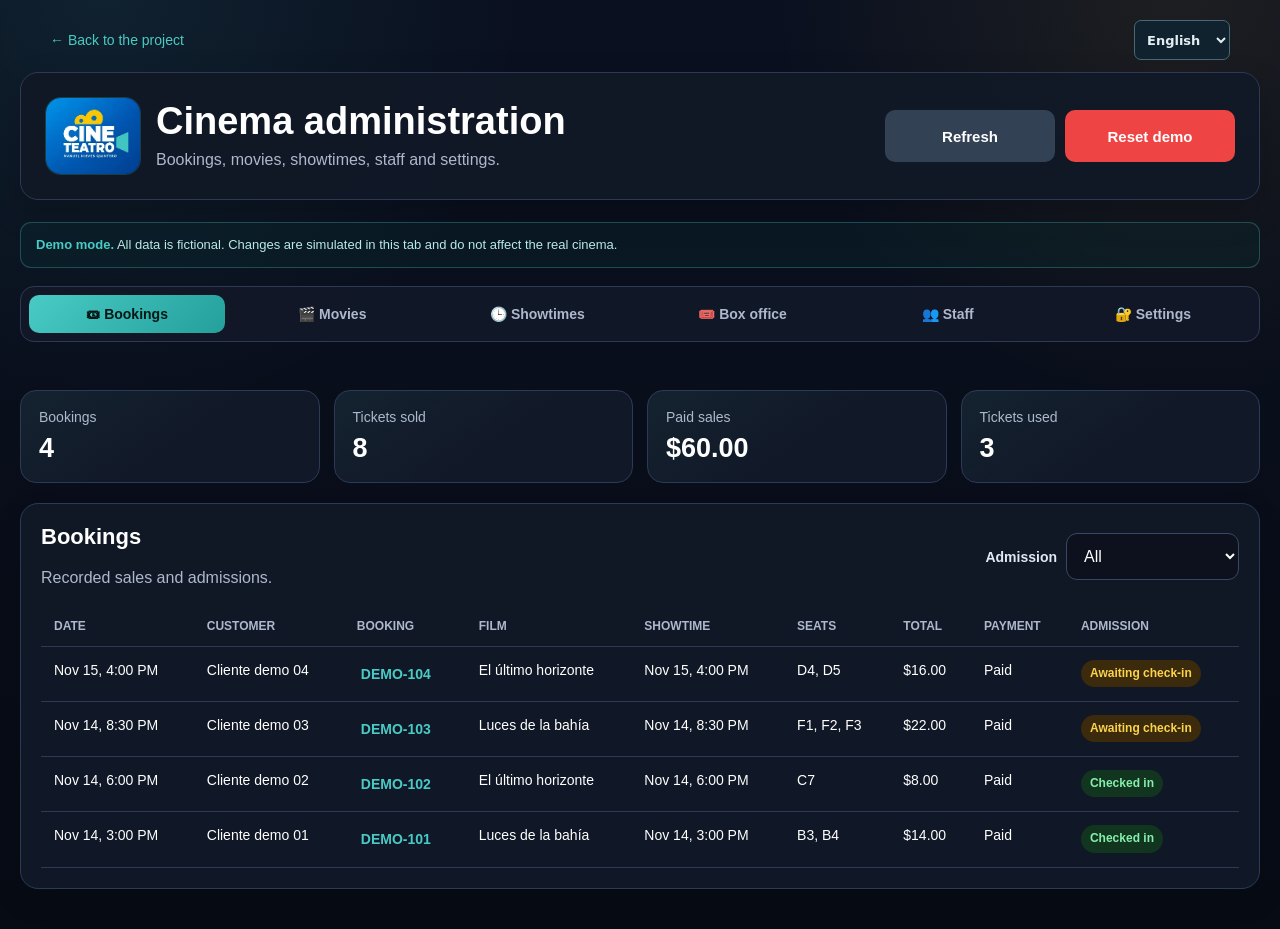
<file: demo-cine.html>
<!doctype html>
<html lang="es">
<head>
<meta charset="utf-8"><meta name="viewport" content="width=device-width,initial-scale=1,viewport-fit=cover">
<meta name="theme-color" content="#070b14">
<meta http-equiv="Content-Security-Policy" content="default-src 'none'; script-src 'self'; style-src 'self'; img-src 'self'; connect-src 'none'; form-action 'none'; base-uri 'none'; frame-src 'none'; object-src 'none'">
<title>Administración del cine · Demo | Huxcasti</title>
<link rel="icon" href="/assets/cine-marca.webp" type="image/webp">
<link rel="stylesheet" href="/assets/language.css"><link rel="stylesheet" href="/assets/cine-demo.css">
<script src="/assets/language.js" defer></script><script src="/assets/cine-demo.js" defer></script>
</head>
<body><div class="demo-top"><a href="/#world-cine">← Volver al proyecto</a><hx-language></hx-language></div>
<main>
<header class="dashboard-header">
<div class="dashboard-brand"><img class="dashboard-logo" src="/assets/cine-marca.webp" alt="Cine Teatro Manuel Nieves Quintero" width="96" height="78"><div><h1>Administración del cine</h1><p class="subtitle">Reservaciones, películas, tandas, empleados y configuración.</p></div></div>
<div class="header-actions"><button class="btn btn-secondary" type="button" id="refresh-demo">Actualizar</button><button class="btn btn-danger" type="button" id="reset-demo">Reiniciar demo</button></div>
</header>
<p class="demo-notice"><strong>Modo demostración.</strong> Todos los datos son ficticios. Los cambios se simulan en esta pestaña y no afectan al cine real.</p>
<nav class="navigation" aria-label="Secciones del panel">
<button type="button" data-view="bookings" aria-controls="bookings" aria-current="page">🎟 Reservaciones</button>
<button type="button" data-view="movies" aria-controls="movies">🎬 Películas</button>
<button type="button" data-view="shows" aria-controls="shows">🕒 Tandas</button>
<button type="button" data-view="boxoffice" aria-controls="boxoffice">🎟️ Boletería</button>
<button type="button" data-view="staff" aria-controls="staff">👥 Empleados</button>
<button type="button" data-view="configuration" aria-controls="configuration">🔐 Configuración</button>
</nav>
<p id="demo-status" role="status"></p>
<section id="bookings" aria-labelledby="bookings-title">
<dl id="metrics" class="stats"></dl>
<div class="card"><div class="section-header"><div><h2 id="bookings-title">Reservaciones</h2><p class="subtitle">Ventas y entradas registradas.</p></div><div class="demo-filter"><label for="entry-filter">Entrada</label><select id="entry-filter"><option value="all">Todas</option><option value="used">Utilizada</option><option value="pending">Por validar</option></select></div></div><div class="table-wrapper" id="bookings-table"></div><p id="no-results" hidden>No hay reservaciones con ese estado.</p></div></section>
<section id="movies" aria-labelledby="movies-title" hidden><div class="grid-two demo-grid">
<div class="card"><h2>Añadir película</h2><form id="movie-form"><label for="movie-name">Título</label><input id="movie-name" name="title" required maxlength="90" placeholder="Nombre de la película"><label for="movie-description">Descripción</label><textarea id="movie-description" name="description" maxlength="500" placeholder="Sinopsis o información"></textarea><label>Afiche de la película</label><div class="poster-uploader">Afiche ficticio de demostración</div><label>Tráiler de la película</label><div class="poster-uploader">Carga de archivos desactivada en la demo</div><label for="movie-minutes">Duración en minutos</label><input id="movie-minutes" name="minutes" type="number" min="1" max="600" value="120" required><label for="movie-rating">Clasificación</label><select id="movie-rating" name="rating"><option>G</option><option>PG</option><option selected>PG-13</option><option>R</option></select><label class="checkbox-row"><input name="coming" type="checkbox">Mostrar como “Próximamente”</label><div class="form-actions"><button class="btn btn-primary" type="submit">Guardar película</button><button class="btn btn-secondary" type="reset">Limpiar</button></div></form></div>
<div class="card"><div class="section-header"><div><h2 id="movies-title">Películas registradas</h2><p class="subtitle">Edita, activa o elimina películas de prueba.</p></div></div><div class="table-wrapper" id="movies-table"></div></div></div></section>
<section id="shows" aria-labelledby="shows-title" hidden>
<div class="card"><h2>Precios generales de taquillas</h2><p class="subtitle">Precios de ejemplo para todas las tandas de la demo.</p><form id="prices-form"><div class="demo-prices"><div><label for="adult-price">Adulto</label><input id="adult-price" type="number" min="0" max="100" step=".01" value="8.25" required></div><div><label for="child-price">Niño</label><input id="child-price" type="number" min="0" max="100" step=".01" value="6.00" required></div><div><label for="senior-price">Senior</label><input id="senior-price" type="number" min="0" max="100" step=".01" value="6.00" required></div></div><button type="submit" class="btn btn-primary">Guardar precios</button></form></div>
<div class="grid-two demo-grid"><div class="card"><h2>Añadir tanda</h2><form id="show-form"><label for="show-movie">Película</label><select id="show-movie" name="movie" required></select><label for="show-date">Fecha</label><input id="show-date" name="date" type="date" required><label for="show-time">Hora</label><input id="show-time" name="time" type="time" required><label for="show-language">Idioma de la tanda</label><select id="show-language" name="language"><option>Español</option><option>Inglés</option><option>Inglés con subtítulos</option></select><label class="checkbox-row"><input type="checkbox" name="active" checked>Tanda activa y disponible</label><div class="form-actions"><button class="btn btn-primary" type="submit">Guardar tanda</button><button class="btn btn-secondary" type="reset">Limpiar</button></div></form></div><div class="card"><h2 id="shows-title">Tandas registradas</h2><p class="subtitle">Horarios disponibles para cada película.</p><div class="table-wrapper" id="shows-table"></div></div></div></section>
<section id="boxoffice" hidden aria-labelledby="bo-title">
<div class="card bo-intro"><h2 id="bo-title">🎟️ Boletería</h2><p class="subtitle">La venta de prueba quedará registrada a nombre de Administrador.</p></div>
<div class="grid-two demo-grid"><div class="card"><h2>Nueva venta</h2><label for="bo-movie">Película</label><select id="bo-movie"></select><label for="bo-date">Fecha</label><select id="bo-date"></select><label for="bo-show">Tanda</label><select id="bo-show"></select><label for="bo-pay">Método de pago</label><select id="bo-pay"><option>Efectivo</option><option>Tarjeta</option><option>ATH Móvil</option></select><p class="demo-form-note">Simulación local. No se procesa ningún pago.</p></div>
<div class="card"><h2>Taquillas</h2><p class="subtitle">Usa los botones + y − para indicar la cantidad.</p><div id="bo-pickers" class="bo-pickers"></div><div class="bo-summary"><span>Taquillas</span><strong id="bo-count">0</strong><span>Total</span><strong id="bo-total">$0.00</strong></div></div></div>
<div class="card"><div class="section-header"><div><h2>Seleccionar asientos</h2><p class="subtitle">Verde disponible · rojo ocupado · azul seleccionado · violeta accesible.</p></div><button id="bo-refresh" class="btn btn-secondary" type="button">Actualizar asientos</button></div><div id="bo-map" class="bo-map"></div><div class="bo-legend"><span class="available">Disponible</span><span class="occupied">Ocupado</span><span class="selected">Seleccionado</span><span class="accessible">Accesible</span></div><p class="bo-summary">Asientos seleccionados: <strong id="bo-seats">Ninguno</strong></p></div>
<div class="card"><h2>Confirmar venta</h2><p class="subtitle">La taquilla de prueba queda pendiente de validación. No es válida para entrar al cine.</p><div class="form-actions"><button id="bo-sale" class="btn btn-success" type="button" disabled>🎟 Registrar venta</button><button id="bo-clear" class="btn btn-secondary" type="button">Limpiar</button></div><p id="bo-message" role="status" class="demo-form-note"></p></div>
<div class="card"><h2>Historial de ventas físicas</h2><p class="subtitle">Consulta, reimprime o anula las ventas ficticias.</p><label for="bo-search">Buscar venta</label><input id="bo-search" type="search" placeholder="Película, asiento o folio"><button id="bo-last" type="button" class="btn btn-success" disabled>Reimprimir última venta</button><div id="bo-history" class="table-wrapper"></div></div></section>
<section id="staff" aria-labelledby="staff-title" hidden><div class="grid-two demo-grid"><div class="card"><h2>Añadir empleado</h2><form id="staff-form"><label for="staff-name">Nombre completo</label><input id="staff-name" name="name" placeholder="Nombre ficticio" required maxlength="80"><label for="staff-user">Usuario</label><input id="staff-user" name="user" placeholder="usuario_demo" required maxlength="40" autocomplete="off"><p class="demo-form-note">No introduzcas contraseñas ni datos personales reales.</p><label class="checkbox-row"><input name="active" type="checkbox" checked>Empleado activo</label><div class="form-actions"><button type="submit" class="btn btn-primary">Guardar empleado</button><button class="btn btn-secondary" type="reset">Limpiar</button></div></form></div><div class="card"><h2 id="staff-title">Empleados y escaneos</h2><p class="subtitle">Cada asiento validado cuenta como una entrada.</p><div class="table-wrapper" id="staff-table"></div></div></div><div class="card"><h2>Historial de escaneos</h2><div class="table-wrapper" id="scans-table"></div></div></section>
<section id="configuration" hidden><div class="card"><h2>Configuración del administrador</h2><p class="subtitle">En el sistema real esta sección permite cambiar la contraseña. Por seguridad, la demostración no solicita ni guarda credenciales.</p></div></section>
<noscript>Activa JavaScript para explorar la demo. / Enable JavaScript to explore the demo.</noscript>
</main><dialog id="booking-detail" aria-labelledby="detail-title"><h2 id="detail-title">Detalle de la reservación</h2><dl id="details" class="details"></dl><button id="close-detail" class="btn btn-primary" type="button">Cerrar</button></dialog><dialog id="bo-ticket"><div class="bo-paper"><img src="/assets/cine-marca.webp" alt="Cine Teatro Manuel Nieves Quintero" width="104" height="78"><h2>Taquilla de demostración</h2><p class="bo-watermark">DEMO · NO VÁLIDA</p><dl id="bo-ticket-info" class="details"></dl><p>Código de prueba. No válido para escanear.</p></div><div class="form-actions"><button type="button" id="bo-print" class="btn btn-success">Imprimir taquilla</button><button type="button" id="bo-close" class="btn btn-secondary">Cerrar</button></div></dialog></body></html>
</file>
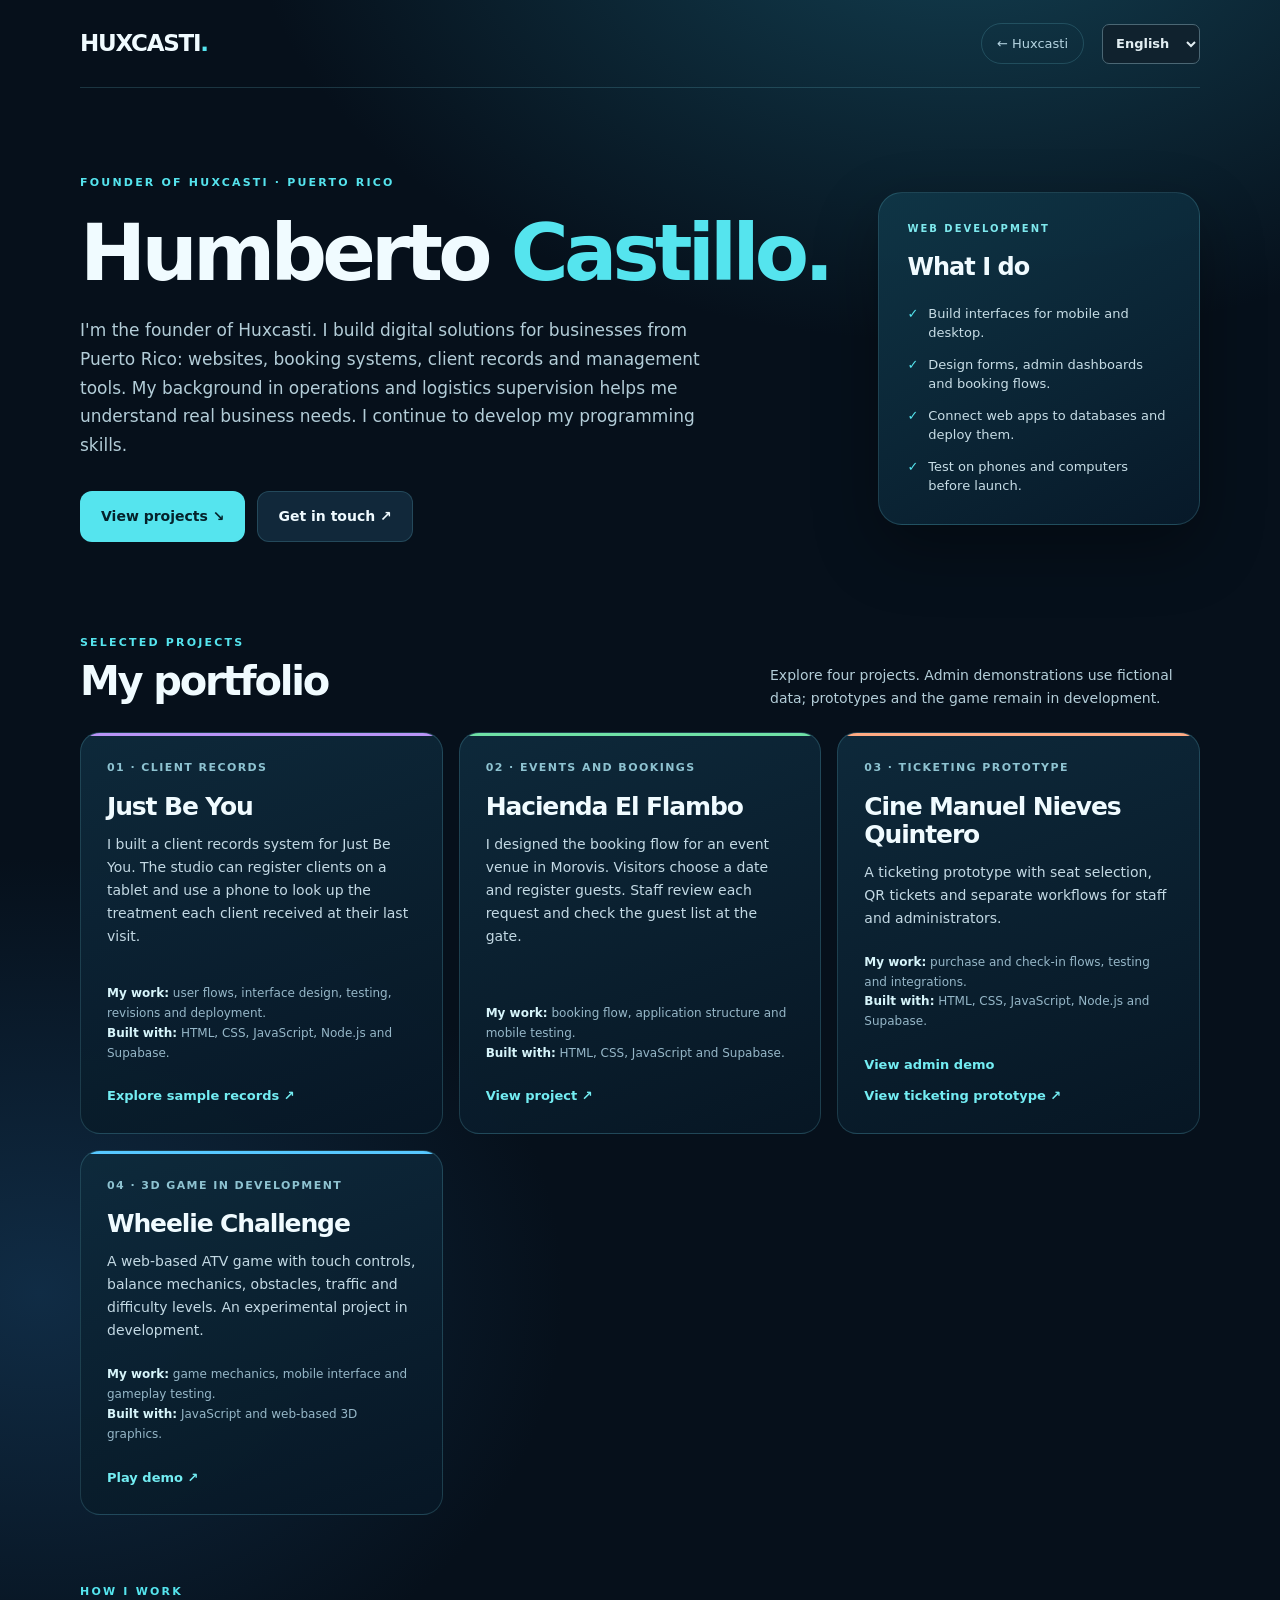
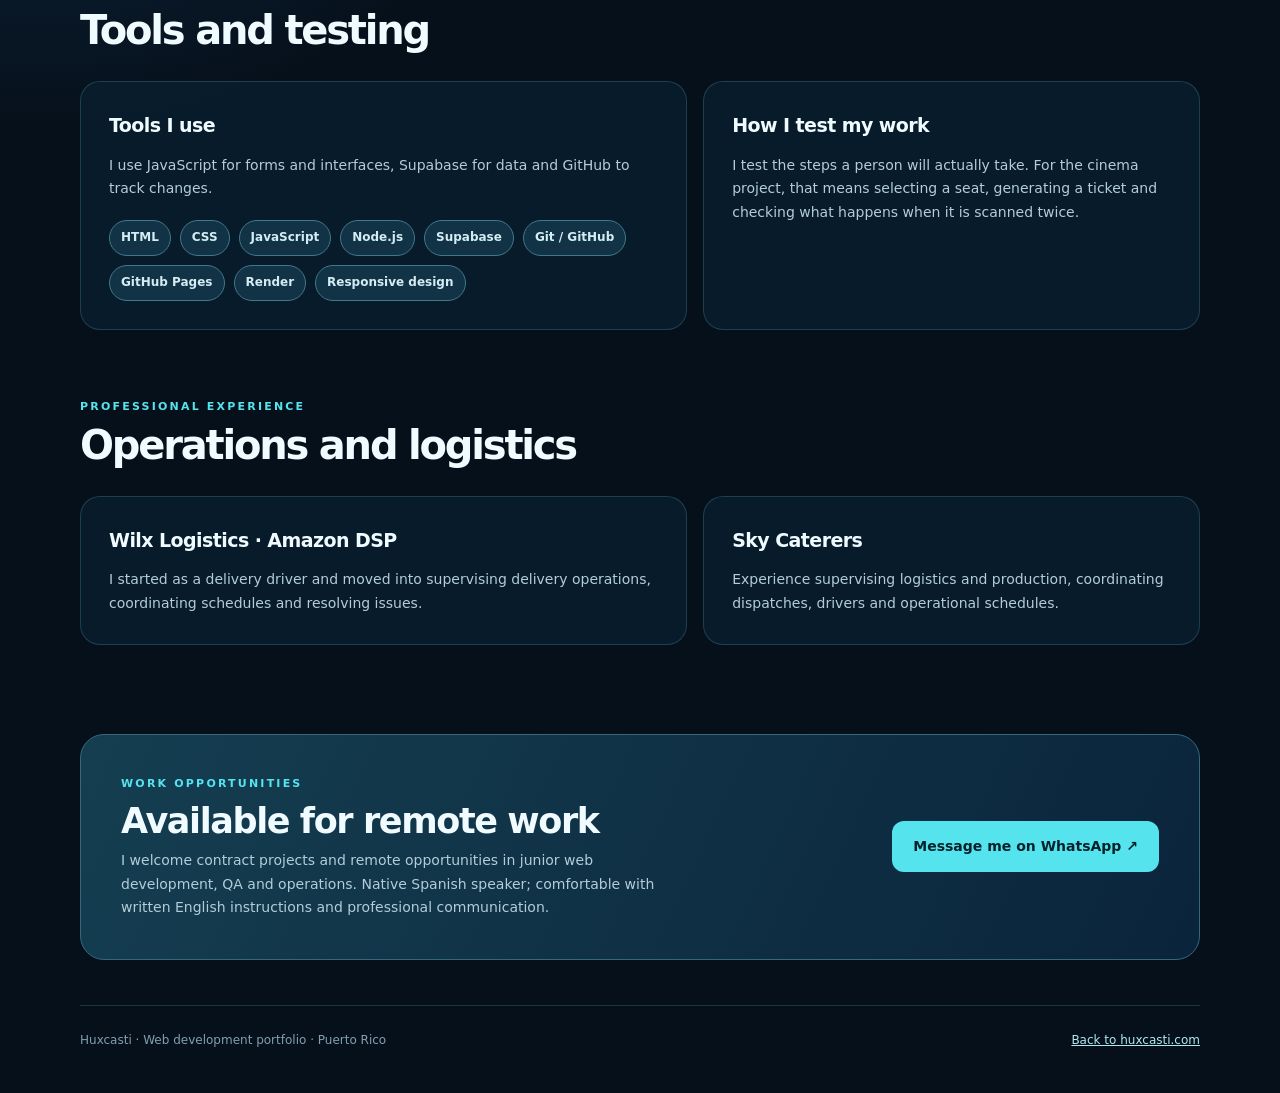
<file: perfil.html>
<!doctype html>
<html lang="es">
<head>
  <meta charset="utf-8">
  <meta name="viewport" content="width=device-width, initial-scale=1, viewport-fit=cover">
  <meta name="theme-color" content="#06111c">
  <meta name="description" content="Conoce al fundador de Huxcasti: soluciones digitales para negocios, proyectos interactivos y experiencia en operaciones y logística.">
  <title>Humberto Castillo | Fundador de Huxcasti · Puerto Rico</title>
  <style>
    :root{color-scheme:dark;--bg:#06101b;--panel:#0c2130;--edge:rgba(122,218,235,.18);--text:#f0fbff;--muted:#b3cdd8;--cyan:#55e4ee}
    *{box-sizing:border-box} html{scroll-behavior:smooth} body{margin:0;background:radial-gradient(ellipse 950px 600px at 75% -4%,#134052,transparent 75%),radial-gradient(ellipse 700px 580px at 3% 48%,#102c45,transparent 75%),var(--bg);color:var(--text);font:16px/1.65 Inter,system-ui,-apple-system,BlinkMacSystemFont,"Segoe UI",sans-serif}
    a{color:inherit} a:focus-visible{outline:2px solid var(--cyan);outline-offset:4px} .container{width:min(1120px,calc(100% - 40px));margin:auto}
    .top{display:flex;align-items:center;justify-content:space-between;gap:18px;padding:23px 0;border-bottom:1px solid var(--edge)}.logo{text-decoration:none;font-weight:900;letter-spacing:-.055em;font-size:23px}.logo span,.accent{color:var(--cyan)}.back{font-size:13px;color:#b5d4e1;text-decoration:none;border:1px solid var(--edge);padding:9px 15px;border-radius:999px;white-space:nowrap}
    .hero{padding:86px 0 58px;display:grid;grid-template-columns:minmax(0,1.4fr) minmax(270px,.6fr);gap:48px;align-items:center}.kicker{font-size:11px;letter-spacing:.2em;font-weight:800;color:var(--cyan);text-transform:uppercase}.hero h1{font-size:clamp(43px,6.5vw,79px);line-height:1.04;letter-spacing:-.06em;margin:19px 0 22px;font-weight:850}.hero p{font-size:17px;color:var(--muted);max-width:650px;line-height:1.7}.actions{display:flex;flex-wrap:wrap;gap:12px;margin-top:31px}.action{padding:13px 20px;display:inline-flex;align-items:center;justify-content:center;border:1px solid var(--edge);border-radius:12px;text-decoration:none;font-size:14px;font-weight:750;background:#11283a}.action.primary{background:var(--cyan);color:#05222b;border-color:transparent}.action:hover{filter:brightness(1.09)}
    .profile-card{background:linear-gradient(150deg,rgba(16,55,72,.92),rgba(8,26,42,.92));border:1px solid var(--edge);border-radius:24px;padding:28px;box-shadow:0 25px 65px #0005}.profile-card .over{display:block;color:#7ee9ee;letter-spacing:.2em;font-size:10px;font-weight:800;text-transform:uppercase}.profile-card h2{font-size:24px;line-height:1.18;letter-spacing:-.04em;margin:16px 0 22px}.profile-card ul{margin:0;padding:0;list-style:none;display:grid;gap:12px}.profile-card li{display:flex;gap:10px;font-size:13px;color:#c7dde6;line-height:1.5}.profile-card li::before{content:"✓";color:var(--cyan);font-weight:900}
    section.content{padding:34px 0}.section-head{display:flex;justify-content:space-between;align-items:end;gap:20px;margin-bottom:22px}.section-head h2{font-size:clamp(26px,3.6vw,40px);letter-spacing:-.055em;line-height:1.1;margin:7px 0}.section-head p{max-width:430px;font-size:14px;color:var(--muted);margin:0}
    .projects{display:grid;grid-template-columns:repeat(3,minmax(0,1fr));gap:16px}.project{display:flex;flex-direction:column;min-width:0;background:linear-gradient(160deg,rgba(14,42,60,.97),rgba(7,23,37,.97));border:1px solid var(--edge);border-radius:20px;padding:26px;position:relative;overflow:hidden}.project::before{content:"";position:absolute;top:0;left:0;width:100%;height:3px;background:var(--tone,var(--cyan))}.project small{color:#8ec3d1;font-size:11px;text-transform:uppercase;letter-spacing:.13em;font-weight:800}.project h3{font-size:25px;line-height:1.12;letter-spacing:-.045em;margin:15px 0 12px}.project p{font-size:14px;color:#c3d9e4;line-height:1.65;margin:0 0 15px}.project .detail{font-size:12px;color:#96b7c8;margin-top:auto;padding-top:8px}.project .detail strong{color:#d7f5fb}.project a{display:inline-block;margin-top:22px;color:#73edf3;font-size:13px;font-weight:800;text-decoration:none}.project a:hover{text-decoration:underline}
    .skills-wrap{display:grid;grid-template-columns:1.1fr .9fr;gap:16px}.panel{border:1px solid var(--edge);background:rgba(10,32,49,.76);border-radius:20px;padding:28px}.panel h3{font-size:19px;letter-spacing:-.03em;margin:0 0 12px}.panel p{font-size:14px;color:var(--muted);margin:0;line-height:1.7}.tags{display:flex;flex-wrap:wrap;gap:9px;margin-top:19px}.tag{border:1px solid #40798b;background:#123245;color:#d4edf5;padding:7px 11px;border-radius:999px;font-size:12px;font-weight:650}
    .cta{margin:55px 0 45px;background:linear-gradient(115deg,#153e51,#0a243b);border:1px solid #37677a;border-radius:24px;padding:40px;display:flex;justify-content:space-between;gap:24px;align-items:center}.cta h2{font-size:clamp(25px,4vw,35px);line-height:1.1;letter-spacing:-.04em;margin:9px 0}.cta p{font-size:14px;color:var(--muted);margin:0;max-width:550px}.footer{border-top:1px solid var(--edge);padding:25px 0 42px;color:#829faf;font-size:12px;display:flex;justify-content:space-between;gap:15px}.footer a{color:#aee9f2}
    @media(max-width:850px){.hero{grid-template-columns:1fr;padding:56px 0 36px;gap:22px}.projects{grid-template-columns:1fr}.skills-wrap{grid-template-columns:1fr}.section-head{display:block}.section-head p{margin-top:10px}.cta{align-items:start;flex-direction:column}}
    @media(max-width:500px){.container{width:min(100% - 30px,1120px)}.top{padding:17px 0}.logo{font-size:20px}.back{font-size:11px;padding:8px 11px}.hero h1{font-size:42px}.hero p{font-size:15px}.profile-card,.panel,.project{padding:22px}.cta{padding:25px}.footer{display:block}.footer a{display:inline-block;margin-top:6px}}
    @media(prefers-reduced-motion:reduce){html{scroll-behavior:auto}}
  </style>
<script src="/assets/language.js"></script>
<link rel="stylesheet" href="/assets/language.css">
</head>
<body>
  <div class="container">
    <header class="top">
      <a class="logo" href="./" aria-label="Regresar a Huxcasti">HUXCASTI<span>.</span></a>
      <div class="profile-tools"><a class="back" href="./">← Huxcasti</a><hx-language></hx-language></div>
    </header>
    <main>
      <section class="hero" aria-labelledby="hero-title">
        <div>
          <div class="kicker">FUNDADOR DE HUXCASTI · PUERTO RICO</div>
          <h1 id="hero-title">Humberto <span class="accent">Castillo.</span></h1>
          <p>Soy el fundador de Huxcasti. Desarrollo soluciones digitales para negocios desde Puerto Rico: páginas web, sistemas de reservas, expedientes y herramientas de gestión. Mi experiencia como supervisor de operaciones y logística me ayuda a entender las necesidades reales de una empresa. Actualmente sigo fortaleciendo mis conocimientos de programación.</p>
          <div class="actions">
            <a class="action primary" href="#proyectos">Ver proyectos ↘</a>
            <a class="action" href="#contacto">Contacto profesional ↗</a>
          </div>
        </div>
        <aside class="profile-card" aria-label="Resumen profesional">
          <span class="over">DESARROLLO WEB</span>
          <h2>Qué hago</h2>
          <ul>
            <li>Desarrollo y adaptación de interfaces para móviles y computadoras.</li>
            <li>Formularios, paneles administrativos, reservaciones y flujos de usuarios.</li>
            <li>Integraciones prácticas con servicios de base de datos y despliegue web.</li>
            <li>Pruebas en el celular y en la computadora antes de publicar.</li>
          </ul>
        </aside>
      </section>
      <section class="content" id="proyectos" aria-labelledby="projects-title">
        <div class="section-head">
          <div><div class="kicker">Proyectos seleccionados</div><h2 id="projects-title">Mi portafolio</h2></div>
          <p>Explora cuatro proyectos. Las demostraciones administrativas utilizan datos ficticios; los prototipos y el videojuego siguen en desarrollo.</p>
        </div>
        <div class="projects">
          <article class="project" style="--tone:#b995f7">
            <small>01 · Sistema de gestión</small>
            <h3>Just Be You</h3>
            <p>Desarrollé un sistema de expedientes para Just Be You. El estudio puede registrar a sus clientes desde una tablet y consultar desde el celular qué tratamiento recibió cada persona en su última visita.</p>
            <div class="detail"><strong>Trabajo:</strong> flujos de usuarios, interfaz, pruebas, ajustes y publicación.<br><strong>Tecnologías utilizadas:</strong> HTML, CSS, JavaScript, Node.js y Supabase.</div>
            <a href="demo-just-be-you.html">Abrir demo con datos ficticios ↗</a>
          </article>
          <article class="project" style="--tone:#6fe1a6">
            <small>02 · Reservaciones y eventos</small>
            <h3>Hacienda El Flambo</h3>
            <p>Diseñé el flujo de reservas para una hacienda en Morovis. El visitante elige una fecha y registra a sus invitados. El personal revisa la solicitud y consulta la lista en el portón.</p>
            <div class="detail"><strong>Trabajo:</strong> experiencia de reserva, estructura del sistema y revisión de uso en móviles.<br><strong>Tecnologías utilizadas:</strong> HTML, CSS, JavaScript y Supabase.</div>
            <a href="https://huxcasti.github.io/hacienda-el-flambo/" target="_blank" rel="noopener noreferrer">Ver proyecto ↗</a>
          </article>
          <article class="project" style="--tone:#ffab84">
            <small>03 · Prototipo de boletería</small>
            <h3>Cine Manuel Nieves Quintero</h3>
            <p>Prototipo de venta y gestión de boletos con selección de asientos, códigos QR y flujos de acceso para personal y administración.</p>
            <div class="detail"><strong>Trabajo:</strong> diseño de procesos de compra y validación, pruebas e integraciones.<br><strong>Tecnologías utilizadas:</strong> HTML, CSS, JavaScript, Node.js y Supabase.</div>
            <a class="cine-admin-link" href="demo-cine.html">Ver demo administrativa</a>
            <a href="https://cine-manuel-nieves.netlify.app/" target="_blank" rel="noopener noreferrer">Ver prototipo de boletería ↗</a>
          </article>
          <article class="project" style="--tone:#57c8ff">
            <small>04 · Videojuego 3D en desarrollo</small>
            <h3>Wheelie Challenge</h3>
            <p>Juego web de fourtracks con controles táctiles, equilibrio, obstáculos, tráfico y niveles de dificultad. Es un proyecto experimental en desarrollo.</p>
            <div class="detail"><strong>Trabajo:</strong> diseño de mecánicas, interfaz móvil y pruebas de jugabilidad.<br><strong>Tecnologías utilizadas:</strong> JavaScript y gráficos 3D en la web.</div>
            <a href="https://huxcasti.github.io/Juego_wheelie/" target="_blank" rel="noopener noreferrer">Jugar demo ↗</a>
          </article>
        </div>
      </section>
      <section class="content" aria-labelledby="skills-title">
        <div class="section-head"><div><div class="kicker">Cómo trabajo</div><h2 id="skills-title">Herramientas y pruebas</h2></div></div>
        <div class="skills-wrap">
          <div class="panel">
            <h3>Tecnologías utilizadas en proyectos</h3>
            <p>Uso JavaScript para los formularios y las interfaces, Supabase para los datos y GitHub para llevar el historial de cambios.</p>
            <div class="tags"><span class="tag">HTML</span><span class="tag">CSS</span><span class="tag">JavaScript</span><span class="tag">Node.js</span><span class="tag">Supabase</span><span class="tag">Git / GitHub</span><span class="tag">GitHub Pages</span><span class="tag">Render</span><span class="tag">Diseño adaptable</span></div>
          </div>
          <div class="panel">
            <h3>Cómo pruebo mi trabajo</h3>
            <p>Pruebo el flujo que usará la persona de principio a fin. En el cine, por ejemplo, eso incluye escoger un asiento, generar la taquilla y verificar qué pasa si se escanea dos veces.</p>
          </div>
        </div>
      </section>
      <section class="content" aria-labelledby="experience-title">
        <div class="section-head"><div><div class="kicker">Experiencia profesional</div><h2 id="experience-title">Operaciones y logística</h2></div></div>
        <div class="skills-wrap"><div class="panel"><h3>Wilx Logistics · Amazon DSP</h3><p>Comencé como repartidor y pasé a supervisar operaciones de entrega, coordinar tiempos y resolver incidencias.</p></div><div class="panel"><h3>Sky Caterers</h3><p>Experiencia en supervisión de logística y producción, coordinación de salidas, choferes y tiempos operacionales.</p></div></div>
      </section>
      <section class="cta" id="contacto" aria-labelledby="contacto-title">
        <div><div class="kicker">Oportunidades profesionales</div><h2 id="contacto-title">Disponible para trabajo remoto</h2><p>Acepto proyectos por contrato y estoy abierto a oportunidades remotas de desarrollo web junior, QA y operaciones. Español nativo e inglés escrito para instrucciones y comunicación profesional.</p></div>
        <a class="action primary" target="_blank" rel="noopener noreferrer" href="https://wa.me/17875490777?text=Hola%2C%20vi%20tu%20portafolio%20profesional%20en%20Huxcasti%20y%20quisiera%20conversar%20sobre%20una%20oportunidad%20de%20desarrollo%20web.">Contactar por WhatsApp ↗</a>
      </section>
    </main>
    <footer class="footer"><span>Huxcasti · Portafolio profesional de desarrollo web · Puerto Rico</span><a href="./">Regresar a huxcasti.com</a></footer>
  </div>
<script src="/assets/portfolio.en.js"></script>
<script>HuxcastiLanguage.bindPage();</script>
</body>
</html>
</file>
<file: assets/language.css>
hx-language { display:inline-flex; flex:none; align-items:center; color:#e2eef2; font:600 13px/1.3 system-ui,sans-serif; }
hx-language select { min-height:40px; max-width:100%; padding:5px 9px; border:1px solid #4b6774; border-radius:7px; background:#10222e; color:inherit; font:inherit; cursor:pointer; }
hx-language select:focus-visible { outline:3px solid #5cd8df; outline-offset:3px; }
.profile-tools { display:flex; gap:18px; align-items:center; }
#fallback .hx-site-nav { margin-left:auto; }
#fallback .hx-hero { display:block; }
#fallback .hx-hero h2 { font-weight:750; letter-spacing:-.05em; max-width:15ch; }
#fallback .hx-hero h2 span { color:#69e1e3; background:none; }
#fallback .hx-hero-lead { max-width:48ch; }

@media(min-width:701px) {
  #fallback .hx-hero { text-align:center; }
  #fallback .hx-hero h2 { max-width:22ch; margin-inline:auto; }
  #fallback .hx-hero-lead { max-width:60ch; margin-inline:auto; }
  #fallback .hx-hero-actions { justify-content:center; }
}
@media(max-width:700px) {
  #fallback .hx-site-header { flex-wrap:wrap; gap:7px 12px; padding:8px 0; }
  #fallback .hx-site-nav { display:flex; gap:12px; }
  #fallback .hx-site-nav a[href="#servicios"] { display:none; }
  #fallback .hx-site-nav a { display:inline-flex; align-items:center; min-height:40px; font-size:13px; }
  #fallback .hx-hero { padding-top:30px; }
  #fallback .hx-hero-actions { display:flex; flex-wrap:wrap; gap:8px; }
  #fallback .hx-hero-actions a { width:auto; min-height:44px; }
  .profile-tools { gap:8px; }
}
.top-actions hx-language {color:#314335;}
.top-actions hx-language select {background:#fffdf9;border-color:#a4afa1;min-height:36px;}
.site-header hx-language {margin-left:14px;}
.site-header .studio-link {margin-left:auto;}
@media(max-width:600px) {
  .top-actions:has(hx-language) {display:flex;gap:8px;align-items:center;}
  .top-actions:has(hx-language) .demo-tag {display:none;}
  .site-header hx-language {margin-left:5px;}
}

#app[hidden] { display:none !important; }
#fallback .hx-site-header .hx-site-nav a {
  width:auto;
  margin:0;
  padding:6px 0;
  background:none;
  border:0;
  border-radius:0;
  box-shadow:none;
}
#fallback .hx-hero-actions > a { margin:0; }
@media(max-width:700px) {
  #fallback .hx-site-header { flex-wrap:nowrap; gap:8px; }
  #fallback .hx-site-header .f-brand { flex:none; margin:0; gap:3px; }
  #fallback .hx-site-nav { gap:12px; }
  #fallback .hx-site-header hx-language select { padding:5px 4px; }
}
@media(max-width:370px) {
  #fallback .hx-site-header { gap:6px; }
  #fallback .hx-site-header .f-brand { font-size:15px; }
  #fallback .hx-site-header .f-brand img { width:22px; height:22px; }
  #fallback .hx-site-nav { gap:8px; }
  #fallback .hx-site-nav a { font-size:12px; }
}
@media(max-width:600px) {
  .dashboard-shell .dashboard-columns,
  .dashboard-shell .side-stack { grid-template-columns:minmax(0,1fr); }
  .dashboard-shell .dashboard-columns > * { min-width:0; }
  .shell .mobile-bar { overflow-x:auto; }
}

#fallback #world-cine .cine-box-office {
  display:block; width:auto; margin:5px 0 0; padding:6px 0;
  color:#b9dce7; background:transparent; border:0; box-shadow:none; font-size:12px;
}
.project .cine-admin-link + a { margin-top:10px; }
@media(max-width:700px) {
  #fallback #world-cine { max-height:48vh; }
}
</file>
<file: assets/cine-demo.css>
* {
      box-sizing: border-box;
      margin: 0;
      padding: 0;
    }

    :root {
      --background: #070b14;
      --background-soft: #0a1020;
      --panel: #111827;
      --panel-light: #182235;
      --panel-dark: #0b1220;
      --border: #2d3a55;
      --text: #ffffff;
      --muted: #aeb8cc;
      --yellow: #ffc62a;
      --yellow-dark: #e8a500;
      --aqua: #49cbc5;
      --aqua-dark: #249f9c;
      --blue: #2563eb;
      --blue-dark: #1d4ed8;
      --green: #22c55e;
      --red: #ef4444;
      --orange: #f59e0b;
      --shadow: 0 24px 70px rgba(0, 0, 0, 0.38);
    }

    html {
      scroll-behavior: smooth;
    }

    body {
      min-height: 100vh;
      padding: 20px;
      padding-top: max(20px, env(safe-area-inset-top));
      padding-bottom: max(20px, env(safe-area-inset-bottom));
      overflow-x: hidden;
      font-family: Arial, Helvetica, sans-serif;
      background:
        radial-gradient(circle at 8% 0%, rgba(73, 203, 197, 0.09), transparent 28%),
        radial-gradient(circle at 92% 0%, rgba(255, 198, 42, 0.08), transparent 27%),
        linear-gradient(180deg, var(--background-soft), var(--background));
      color: var(--text);
    }

    button,
    input,
    textarea,
    select {
      font: inherit;
    }

    button {
      border: none;
      cursor: pointer;
      -webkit-tap-highlight-color: transparent;
    }

    button:active {
      transform: scale(0.98);
    }

    main {
      width: 100%;
      max-width: 1180px;
      margin: 0 auto;
    }

    h1 {
      margin-bottom: 8px;
      font-size: 30px;
    }

    h2 {
      margin-bottom: 16px;
      font-size: 22px;
    }

    h3 {
      margin-bottom: 14px;
      font-size: 18px;
    }

    .subtitle,
    .muted {
      color: var(--muted);
      line-height: 1.5;
    }

    .card {
      margin-bottom: 20px;
      padding: 20px;
      border: 1px solid var(--border);
      border-radius: 18px;
      background: rgba(17, 24, 39, 0.96);
      box-shadow: 0 12px 30px rgba(0, 0, 0, 0.12);
    }

    /* =========================================================
       PANTALLA DE ACCESO
    ========================================================= */

    .login-wrapper {
      display: flex;
      min-height: calc(100vh - 40px);
      align-items: center;
      justify-content: center;
    }

    .login-card {
      position: relative;
      width: 100%;
      max-width: 590px;
      margin: 20px auto;
      padding: 30px;
      overflow: hidden;
      border: 1px solid rgba(73, 203, 197, 0.34);
      border-radius: 25px;
      background:
        radial-gradient(circle at top right, rgba(73, 203, 197, 0.15), transparent 36%),
        radial-gradient(circle at top left, rgba(255, 198, 42, 0.12), transparent 32%),
        linear-gradient(180deg, rgba(20, 29, 46, 0.99), rgba(11, 18, 32, 0.99));
      box-shadow: var(--shadow);
    }

    .login-card::before {
      content: "";
      position: absolute;
      top: 0;
      left: 8%;
      width: 84%;
      height: 3px;
      border-radius: 0 0 999px 999px;
      background: linear-gradient(90deg, transparent, var(--yellow), var(--aqua), transparent);
    }

    .login-logo-box {
      margin-bottom: 24px;
      padding-bottom: 22px;
      border-bottom: 1px solid rgba(174, 184, 204, 0.16);
    }

    .login-logo {
      display: block;
      width: 100%;
      max-width: 470px;
      max-height: 220px;
      margin: 0 auto;
      border-radius: 18px;
      object-fit: contain;
      box-shadow: 0 16px 38px rgba(0, 0, 0, 0.25);
    }

    .login-heading {
      margin-bottom: 24px;
      text-align: center;
    }

    .access-pill {
      display: inline-block;
      margin-bottom: 10px;
      padding: 6px 12px;
      border: 1px solid rgba(73, 203, 197, 0.3);
      border-radius: 999px;
      background: rgba(73, 203, 197, 0.08);
      color: #77e4df;
      font-size: 11px;
      font-weight: 900;
      letter-spacing: 1.7px;
    }

    .login-heading h1 {
      margin-bottom: 9px;
      font-size: 31px;
      line-height: 1.15;
    }

    .login-heading p {
      max-width: 430px;
      margin: 0 auto;
      color: var(--muted);
      font-size: 15px;
      line-height: 1.55;
    }

    label {
      display: block;
      margin-bottom: 8px;
      color: #e2e8f3;
      font-size: 14px;
      font-weight: 800;
    }

    input,
    textarea,
    select {
      width: 100%;
      margin-bottom: 14px;
      padding: 13px;
      border: 1px solid #394765;
      border-radius: 11px;
      outline: none;
      background: #0c111d;
      color: white;
      font-size: 16px;
      transition: border-color 0.2s ease, box-shadow 0.2s ease, background 0.2s ease;
    }

    input::placeholder,
    textarea::placeholder {
      color: #7e899d;
    }

    input:focus,
    textarea:focus,
    select:focus {
      border-color: var(--aqua);
      background: #0a101b;
      box-shadow: 0 0 0 4px rgba(73, 203, 197, 0.11);
    }

    textarea {
      min-height: 110px;
      resize: vertical;
    }

    input[type="checkbox"] {
      width: auto;
      margin: 0 8px 0 0;
    }

    .password-field {
      position: relative;
      margin-bottom: 16px;
    }

    .password-field input {
      height: 58px;
      margin: 0;
      padding-left: 50px;
      border-radius: 14px;
      background: rgba(7, 11, 20, 0.76);
    }

    .password-icon {
      position: absolute;
      top: 50%;
      left: 16px;
      width: 21px;
      height: 21px;
      color: #7e8ba4;
      pointer-events: none;
      transform: translateY(-50%);
    }

    .password-field:focus-within .password-icon {
      color: var(--aqua);
    }

    .login-button {
      position: relative;
      width: 100%;
      min-height: 56px;
      padding: 15px 52px 15px 20px;
      border-radius: 14px;
      background: linear-gradient(135deg, var(--yellow), var(--yellow-dark));
      color: #1d1700;
      font-size: 16px;
      font-weight: 900;
      box-shadow: 0 15px 32px rgba(232, 165, 0, 0.23);
      transition: filter 0.18s ease, transform 0.18s ease, box-shadow 0.18s ease;
    }

    .login-button::after {
      content: "→";
      position: absolute;
      top: 50%;
      right: 20px;
      font-size: 24px;
      transform: translateY(-53%);
    }

    .login-button:hover {
      filter: brightness(1.05);
      transform: translateY(-1px);
      box-shadow: 0 18px 38px rgba(232, 165, 0, 0.3);
    }

    .login-button:disabled {
      background: #596274;
      color: #d1d5db;
      cursor: not-allowed;
      box-shadow: none;
      transform: none;
    }

    .login-button:disabled::after {
      display: none;
    }

    /* =========================================================
       BOTONES Y MENSAJES
    ========================================================= */

    .btn {
      border-radius: 10px;
      padding: 12px 17px;
      font-size: 15px;
      font-weight: 800;
      transition: opacity 0.15s ease, transform 0.15s ease, filter 0.15s ease;
    }

    .btn:hover {
      filter: brightness(1.06);
    }

    .btn-primary {
      background: var(--blue);
      color: white;
    }

    .btn-secondary {
      background: #334155;
      color: white;
    }

    .btn-success {
      background: var(--green);
      color: #07100a;
    }

    .btn-danger {
      background: var(--red);
      color: white;
    }

    .btn-warning {
      background: var(--orange);
      color: #241500;
    }

    .btn-brand {
      background: linear-gradient(135deg, var(--aqua), var(--aqua-dark));
      color: #041817;
    }

    .btn-small {
      padding: 8px 11px;
      font-size: 13px;
    }

    .btn:disabled {
      background: #536076;
      color: #aab2c0;
      cursor: not-allowed;
      opacity: 0.72;
      transform: none;
      filter: none;
    }

    .message {
      display: none;
      margin-top: 14px;
      padding: 13px;
      border-radius: 11px;
      line-height: 1.45;
    }

    .message.error {
      display: block;
      border: 1px solid var(--red);
      background: #3b1118;
    }

    .message.success {
      display: block;
      border: 1px solid var(--green);
      background: #12351f;
    }

    .message.info {
      display: block;
      border: 1px solid var(--aqua);
      background: #0d3335;
    }

    #loginMessage {
      text-align: center;
    }

    /* =========================================================
       DASHBOARD
    ========================================================= */

    #dashboard {
      display: none;
    }

    .dashboard-header {
      display: flex;
      justify-content: space-between;
      align-items: center;
      gap: 18px;
      margin-bottom: 22px;
      padding: 18px;
      border: 1px solid var(--border);
      border-radius: 18px;
      background: rgba(17, 24, 39, 0.92);
      box-shadow: 0 14px 34px rgba(0, 0, 0, 0.18);
    }

    .dashboard-brand {
      display: flex;
      min-width: 0;
      align-items: center;
      gap: 15px;
    }

    .dashboard-logo {
      display: block;
      width: 78px;
      height: 62px;
      flex: 0 0 78px;
      border: 1px solid rgba(73, 203, 197, 0.24);
      border-radius: 13px;
      object-fit: cover;
      background: #0c111d;
    }

    .dashboard-brand h1 {
      margin-bottom: 5px;
      font-size: 27px;
    }

    .header-actions,
    .section-actions,
    .form-actions,
    .table-actions {
      display: flex;
      gap: 10px;
      flex-wrap: wrap;
    }

    .navigation {
      display: flex;
      gap: 9px;
      margin-bottom: 20px;
      padding: 8px;
      overflow-x: auto;
      border: 1px solid var(--border);
      border-radius: 14px;
      background: rgba(17, 24, 39, 0.95);
      scrollbar-width: thin;
    }

    .navigation button {
      flex: 0 0 auto;
      padding: 11px 15px;
      border-radius: 10px;
      background: transparent;
      color: var(--muted);
      font-size: 14px;
      font-weight: 800;
      white-space: nowrap;
    }

    .navigation button.active {
      background: linear-gradient(135deg, var(--aqua), var(--aqua-dark));
      color: #041817;
    }

    .loading {
      display: none;
      margin: 10px 0 16px;
      color: var(--muted);
    }

    .page-section {
      display: none;
    }

    .page-section.active {
      display: block;
    }

    .stats {
      display: grid;
      grid-template-columns: repeat(4, 1fr);
      gap: 14px;
      margin-bottom: 20px;
    }

    .stat {
      padding: 18px;
      border: 1px solid var(--border);
      border-radius: 16px;
      background:
        linear-gradient(145deg, rgba(73, 203, 197, 0.06), transparent 56%),
        var(--panel);
    }

    .stat-label {
      display: block;
      margin-bottom: 8px;
      color: var(--muted);
      font-size: 14px;
    }

    .stat-value {
      font-size: 27px;
      font-weight: 900;
    }

    .section-header {
      display: flex;
      justify-content: space-between;
      align-items: center;
      gap: 14px;
      margin-bottom: 16px;
    }

    .grid-two {
      display: grid;
      grid-template-columns: 1fr 1fr;
      gap: 18px;
    }

    .form-actions {
      margin-top: 4px;
    }

    .checkbox-row {
      display: flex;
      align-items: center;
      margin-bottom: 16px;
      color: #dbe4f5;
    }

    .table-wrapper {
      width: 100%;
      overflow-x: auto;
    }

    table {
      width: 100%;
      min-width: 850px;
      border-collapse: collapse;
    }

    th,
    td {
      padding: 13px;
      border-bottom: 1px solid var(--border);
      text-align: left;
      vertical-align: top;
    }

    th {
      color: var(--muted);
      font-size: 12px;
      text-transform: uppercase;
    }

    td {
      font-size: 14px;
      line-height: 1.45;
    }

    .badge {
      display: inline-block;
      padding: 5px 9px;
      border-radius: 999px;
      font-size: 12px;
      font-weight: 900;
    }

    .badge.success {
      background: #12351f;
      color: #86efac;
    }

    .badge.warning {
      background: #3b2a0b;
      color: #fcd34d;
    }

    .badge.danger {
      background: #3b1118;
      color: #fca5a5;
    }

    .badge.info {
      background: #0d3335;
      color: #79e4df;
    }

    .empty {
      padding: 34px;
      color: var(--muted);
      text-align: center;
    }

    .poster-preview {
      display: block;
      width: 65px;
      height: 95px;
      border-radius: 8px;
      object-fit: cover;
      background: #0c111d;
    }

    .poster-uploader {
      margin-bottom: 14px;
      padding: 16px;
      border: 1px dashed #52617e;
      border-radius: 14px;
      background: #0c111d;
    }

    .poster-upload-row {
      display: flex;
      align-items: center;
      gap: 14px;
      flex-wrap: wrap;
    }

    .poster-form-preview {
      display: none;
      width: 120px;
      height: 175px;
      border: 1px solid var(--border);
      border-radius: 12px;
      object-fit: cover;
      background: #070b14;
    }


    .trailer-form-preview {
      display: none;
      width: 100%;
      max-height: 320px;
      margin-top: 14px;
      border: 1px solid var(--border);
      border-radius: 14px;
      background: #000000;
    }

    .trailer-status {
      margin-top: 9px;
      color: var(--muted);
      font-size: 13px;
      line-height: 1.45;
    }

    .poster-help {
      margin-top: 9px;
      color: var(--muted);
      font-size: 13px;
      line-height: 1.45;
    }

    .danger-zone {
      border-color: #7f1d1d;
    }

    @media (max-width: 850px) {
      .stats {
        grid-template-columns: repeat(2, 1fr);
      }

      .grid-two {
        grid-template-columns: 1fr;
      }

      .dashboard-header {
        align-items: flex-start;
        flex-direction: column;
      }
    }

    @media (max-width: 520px) {
      body {
        padding: 13px;
        padding-top: max(13px, env(safe-area-inset-top));
        padding-bottom: max(13px, env(safe-area-inset-bottom));
      }

      .login-wrapper {
        min-height: calc(100vh - 26px);
      }

      .login-card {
        margin: 14px auto;
        padding: 20px 17px;
        border-radius: 21px;
      }

      .login-logo-box {
        margin-bottom: 20px;
        padding-bottom: 18px;
      }

      .login-logo {
        border-radius: 14px;
      }

      .login-heading h1 {
        font-size: 26px;
      }

      .login-heading p {
        font-size: 14px;
      }

      .dashboard-header {
        padding: 15px;
      }

      .dashboard-logo {
        width: 64px;
        height: 52px;
        flex-basis: 64px;
      }

      .dashboard-brand h1 {
        font-size: 22px;
      }

      .dashboard-brand .subtitle {
        font-size: 13px;
      }

      .stats {
        grid-template-columns: 1fr;
      }

      .card {
        padding: 16px;
      }

      .section-header {
        align-items: flex-start;
        flex-direction: column;
      }

      .header-actions,
      .section-actions,
      .form-actions {
        width: 100%;
      }

      .header-actions .btn,
      .section-actions .btn,
      .form-actions .btn {
        flex: 1;
      }
    }


    /* =========================================================
       AJUSTE DE ANCHO DEL PANEL Y ÁREA DE EMPLEADOS
       Hace que el encabezado, empleados e historial aprovechen
       todo el ancho disponible sin dejar espacios vacíos.
    ========================================================= */

    body {
      width: 100%;
    }

    main {
      width: 100%;
      max-width: 1480px;
      margin-left: auto;
      margin-right: auto;
    }

    #dashboard {
      width: 100%;
      max-width: none;
    }

    .dashboard-header {
      width: 100%;
      min-height: 122px;
      padding: 24px;
    }

    .dashboard-brand {
      flex: 1 1 auto;
    }

    .dashboard-logo {
      width: 96px;
      height: 78px;
      flex-basis: 96px;
      border-radius: 16px;
    }

    .dashboard-brand h1 {
      font-size: clamp(27px, 3vw, 38px);
    }

    .dashboard-brand .subtitle {
      max-width: 760px;
      font-size: 16px;
    }

    .header-actions {
      flex: 0 0 auto;
      min-width: 350px;
    }

    .header-actions .btn {
      flex: 1;
      min-height: 52px;
    }

    .navigation {
      width: 100%;
      justify-content: space-between;
    }

    .navigation button {
      flex: 1 1 0;
      text-align: center;
    }

    /* En empleados, las tarjetas ahora van una debajo de la otra
       y ocupan el ancho completo. */
    #employeesSection {
      width: 100%;
    }

    #employeesSection > .grid-two {
      display: grid;
      grid-template-columns: 1fr;
      width: 100%;
      gap: 20px;
    }

    #employeesSection > .grid-two > .card,
    #employeesSection > .card {
      width: 100%;
      max-width: none;
    }

    #employeesSection .table-wrapper {
      width: 100%;
      overflow-x: auto;
    }

    #employeesSection table {
      width: 100%;
      min-width: 980px;
      table-layout: auto;
    }

    #employeesSection th,
    #employeesSection td {
      white-space: normal;
      overflow-wrap: anywhere;
    }

    #employeesSection .section-header {
      width: 100%;
    }

    @media (max-width: 850px) {
      main,
      #dashboard,
      .dashboard-header,
      #employeesSection,
      #employeesSection > .grid-two,
      #employeesSection > .grid-two > .card,
      #employeesSection > .card {
        width: 100%;
        max-width: none;
      }

      .dashboard-header {
        min-height: 0;
        padding: 20px;
      }

      .header-actions {
        width: 100%;
        min-width: 0;
      }

      .navigation {
        justify-content: flex-start;
      }

      .navigation button {
        flex: 0 0 auto;
      }

      #employeesSection table {
        min-width: 900px;
      }
    }

    @media (max-width: 520px) {
      .dashboard-header {
        padding: 18px;
      }

      .dashboard-logo {
        width: 76px;
        height: 62px;
        flex-basis: 76px;
      }

      .dashboard-brand h1 {
        font-size: 24px;
      }

      .dashboard-brand .subtitle {
        font-size: 14px;
      }

      .header-actions {
        display: grid;
        grid-template-columns: 1fr 1fr;
      }

      .header-actions .btn {
        width: 100%;
      }

      #employeesSection > .grid-two {
        gap: 18px;
      }

      #employeesSection table {
        min-width: 820px;
      }
    }


    /* =========================================================
       AFICHES ADAPTABLES EN PELÍCULAS REGISTRADAS
       Muestra completa cualquier imagen horizontal, vertical
       o cuadrada sin cortarla ni deformarla.
    ========================================================= */

    .poster-preview {
      display: block;
      width: 112px;
      height: 112px;
      max-width: 112px;
      margin: 0 auto;
      border: 1px solid var(--border);
      border-radius: 12px;
      object-fit: contain !important;
      object-position: center;
      background:
        radial-gradient(circle at center, #1d2a42, #0b1220);
    }

    .poster-preview.poster-landscape {
      width: 150px;
      max-width: 150px;
      height: 90px;
    }

    .poster-preview.poster-portrait {
      width: 88px;
      max-width: 88px;
      height: 132px;
    }

    .poster-preview.poster-square {
      width: 108px;
      max-width: 108px;
      height: 108px;
    }

    #movieRows td:first-child {
      width: 170px;
      min-width: 170px;
      text-align: center;
      vertical-align: middle;
    }

    @media (max-width: 850px) {
      .poster-preview.poster-landscape {
        width: 132px;
        max-width: 132px;
        height: 80px;
      }

      .poster-preview.poster-portrait {
        width: 78px;
        max-width: 78px;
        height: 117px;
      }

      .poster-preview.poster-square {
        width: 94px;
        max-width: 94px;
        height: 94px;
      }

      #movieRows td:first-child {
        width: 150px;
        min-width: 150px;
      }
    }

  
/* Portfolio sandbox: original dashboard styles, with only local demonstration controls. */
[hidden]{display:none!important}
.demo-top{max-width:1180px;margin:0 auto 12px;display:flex;justify-content:space-between;align-items:center;gap:12px}
.demo-top a{color:var(--aqua);text-decoration:none;font-size:14px}
.demo-top hx-language select{width:auto;margin:0;padding:8px}
.demo-notice{padding:12px 15px;margin:0 0 18px;border:1px solid #49cbc54a;border-radius:11px;background:#0d33354a;line-height:1.5;color:#b9e9e6;font-size:13px}
.demo-notice strong{color:var(--aqua)}
#demo-status{min-height:18px;font-size:13px;color:#86efac;margin-bottom:10px}
.navigation button[aria-current]{background:linear-gradient(135deg,var(--aqua),var(--aqua-dark));color:#041817}
#metrics div{padding:18px;border:1px solid var(--border);border-radius:16px;background:linear-gradient(145deg,rgba(73,203,197,.06),transparent 56%),var(--panel)}
#metrics dt{color:var(--muted);font-size:14px;margin-bottom:8px}
#metrics dd{font-size:27px;font-weight:900;margin:0}
.demo-grid>*{min-width:0}
.demo-grid .card{align-self:start}
.demo-grid table{min-width:400px}
#bookings-table table{min-width:820px}
#scans-table table{min-width:650px}
#entry-filter{width:auto;min-width:126px;margin:0}
.demo-filter{margin:0;display:flex;align-items:center;gap:9px}
.demo-filter label{margin:0}
.detail-link{color:var(--aqua);background:none;font-weight:800;text-align:left;padding:4px}
.state{display:inline-block;background:#12351f;color:#86efac;font-weight:800;font-size:12px;padding:5px 9px;border-radius:999px}
.state.pending{background:#3b2a0b;color:#fcd34d}
.demo-poster{width:58px;height:78px;border-radius:7px;background:linear-gradient(160deg,#17436c,#071a2f);display:grid;place-items:center;padding:5px;color:#d5eef7;font-size:10px;text-align:center}
.demo-form-note{color:var(--muted);font-size:12px;line-height:1.5;margin:8px 0 14px}
.demo-grid .form-actions{display:flex;flex-wrap:wrap;gap:9px;margin-top:14px}
.demo-prices{display:grid;grid-template-columns:repeat(3,minmax(0,1fr));gap:12px}
.demo-grid .poster-uploader{padding:12px;margin-bottom:14px;border:1px dashed var(--border);border-radius:10px;color:var(--muted);font-size:13px}
dialog{width:min(480px,calc(100vw - 30px));max-height:85vh;overflow:auto;margin:auto;border:1px solid var(--border);border-radius:18px;background:var(--panel);color:var(--text);padding:24px}
dialog::backdrop{background:#000b}.details div{display:flex;justify-content:space-between;gap:15px;padding:9px 0;border-bottom:1px solid var(--border)}.details dt{color:var(--muted)}.details dd{margin:0;text-align:right}
:focus-visible{outline:2px solid var(--yellow);outline-offset:3px}
@media(max-width:600px){.demo-prices{grid-template-columns:1fr}.demo-filter{flex-wrap:wrap}.demo-top{flex-wrap:wrap}#metrics{grid-template-columns:repeat(2,minmax(0,1fr))}#metrics dd{font-size:24px}}

/* Boletería: same dark palette and seating colors as the original admin. */
.bo-intro{text-align:center}.bo-pickers{display:grid;gap:10px;margin:16px 0}.bo-picker{display:grid;grid-template-columns:1fr auto;align-items:center;gap:8px;background:var(--panel-dark);padding:12px;border:1px solid var(--border);border-radius:12px}.bo-step{display:flex;align-items:center;gap:12px}.bo-step button{background:var(--aqua);color:#071827;border-radius:9px;width:40px;height:40px;font-size:23px;font-weight:900}.bo-step output{min-width:20px;text-align:center}.bo-summary{display:flex;gap:10px;align-items:center;justify-content:space-between;flex-wrap:wrap;background:var(--panel-dark);border:1px solid var(--border);border-radius:12px;padding:14px;margin-top:12px}.bo-summary strong{color:var(--yellow)}.bo-map{overflow-x:auto;padding:12px 0}.bo-auditorium{min-width:790px;padding:12px}.bo-row{display:flex;align-items:center;justify-content:center;gap:6px;margin:0 0 7px}.bo-row>strong{width:24px;text-align:center}.bo-seat{width:39px;height:39px;flex:0 0 39px;border-radius:9px 9px 5px 5px;color:white;background:#2f9e44;border:1px solid #55b765;font-size:11px;font-weight:900}.bo-seat.accessible{background:#7b2cbf;border-color:#a855f7}.bo-seat.occupied{background:#c92a2a;border-color:#ef4444;cursor:not-allowed}.bo-seat.selected{background:#2563eb;border-color:#93c5fd}.bo-screen{width:80%;margin:20px auto 0;padding:10px;border-top:3px solid var(--aqua);text-align:center;color:var(--muted)}.bo-legend{display:flex;flex-wrap:wrap;gap:12px;font-size:12px}.bo-legend span:before{content:"";display:inline-block;width:10px;height:10px;border-radius:3px;margin-right:5px;background:#2f9e44}.bo-legend .occupied:before{background:#c92a2a}.bo-legend .selected:before{background:#2563eb}.bo-legend .accessible:before{background:#7b2cbf}.bo-paper{background:white;color:#172033;border-radius:10px;padding:18px;text-align:center}.bo-paper img{object-fit:contain;margin-bottom:8px}.bo-paper .details dt{color:#475569}.bo-paper .details div{border-color:#ddd}.bo-watermark{font-weight:900;color:#b91c1c}#bo-ticket .form-actions{display:flex;gap:10px;margin-top:12px}#bo-history table{min-width:650px}#bo-history .btn{margin:3px}.bo-map:empty{display:none}
@media print{body>*{display:none!important}body>#bo-ticket[open]{display:block!important;position:absolute;inset:0;width:100%;max-height:none;border:0;background:white}#bo-ticket .form-actions{display:none!important}.bo-paper{color:black}}
</file>
